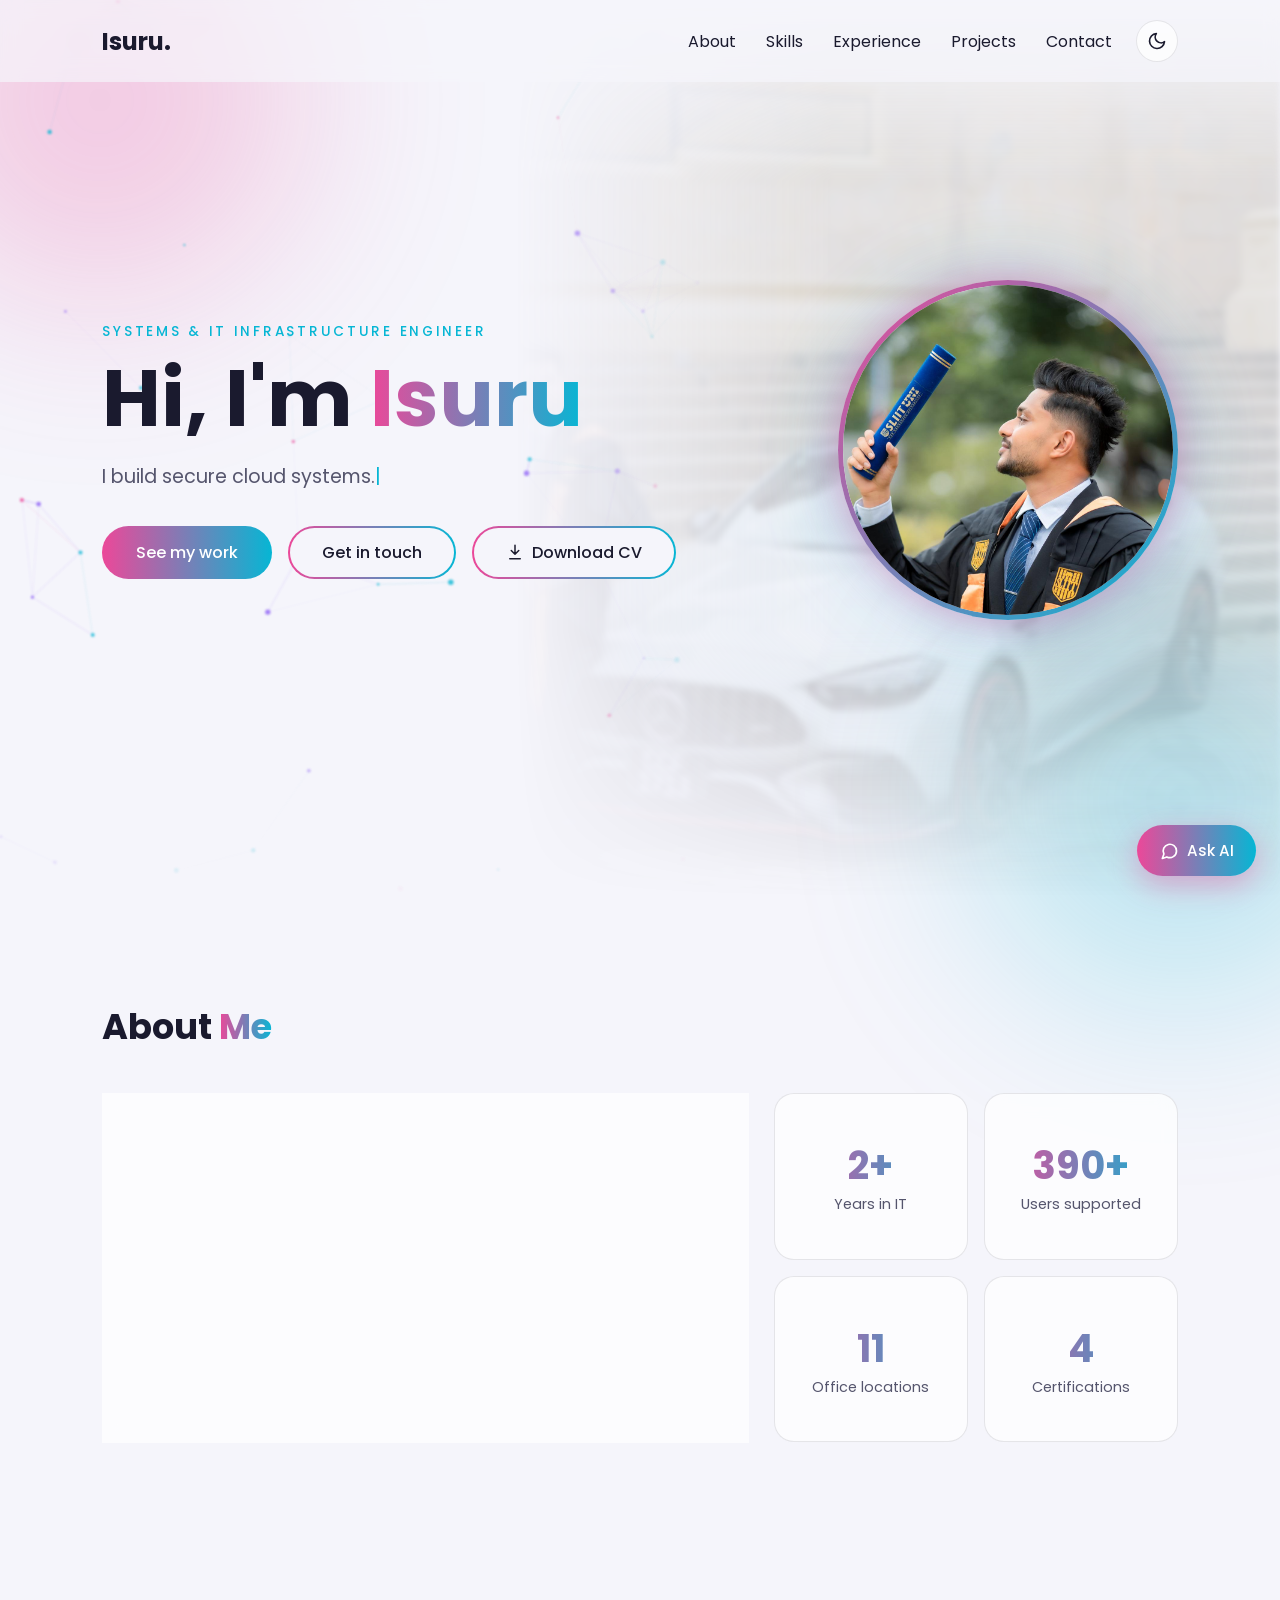
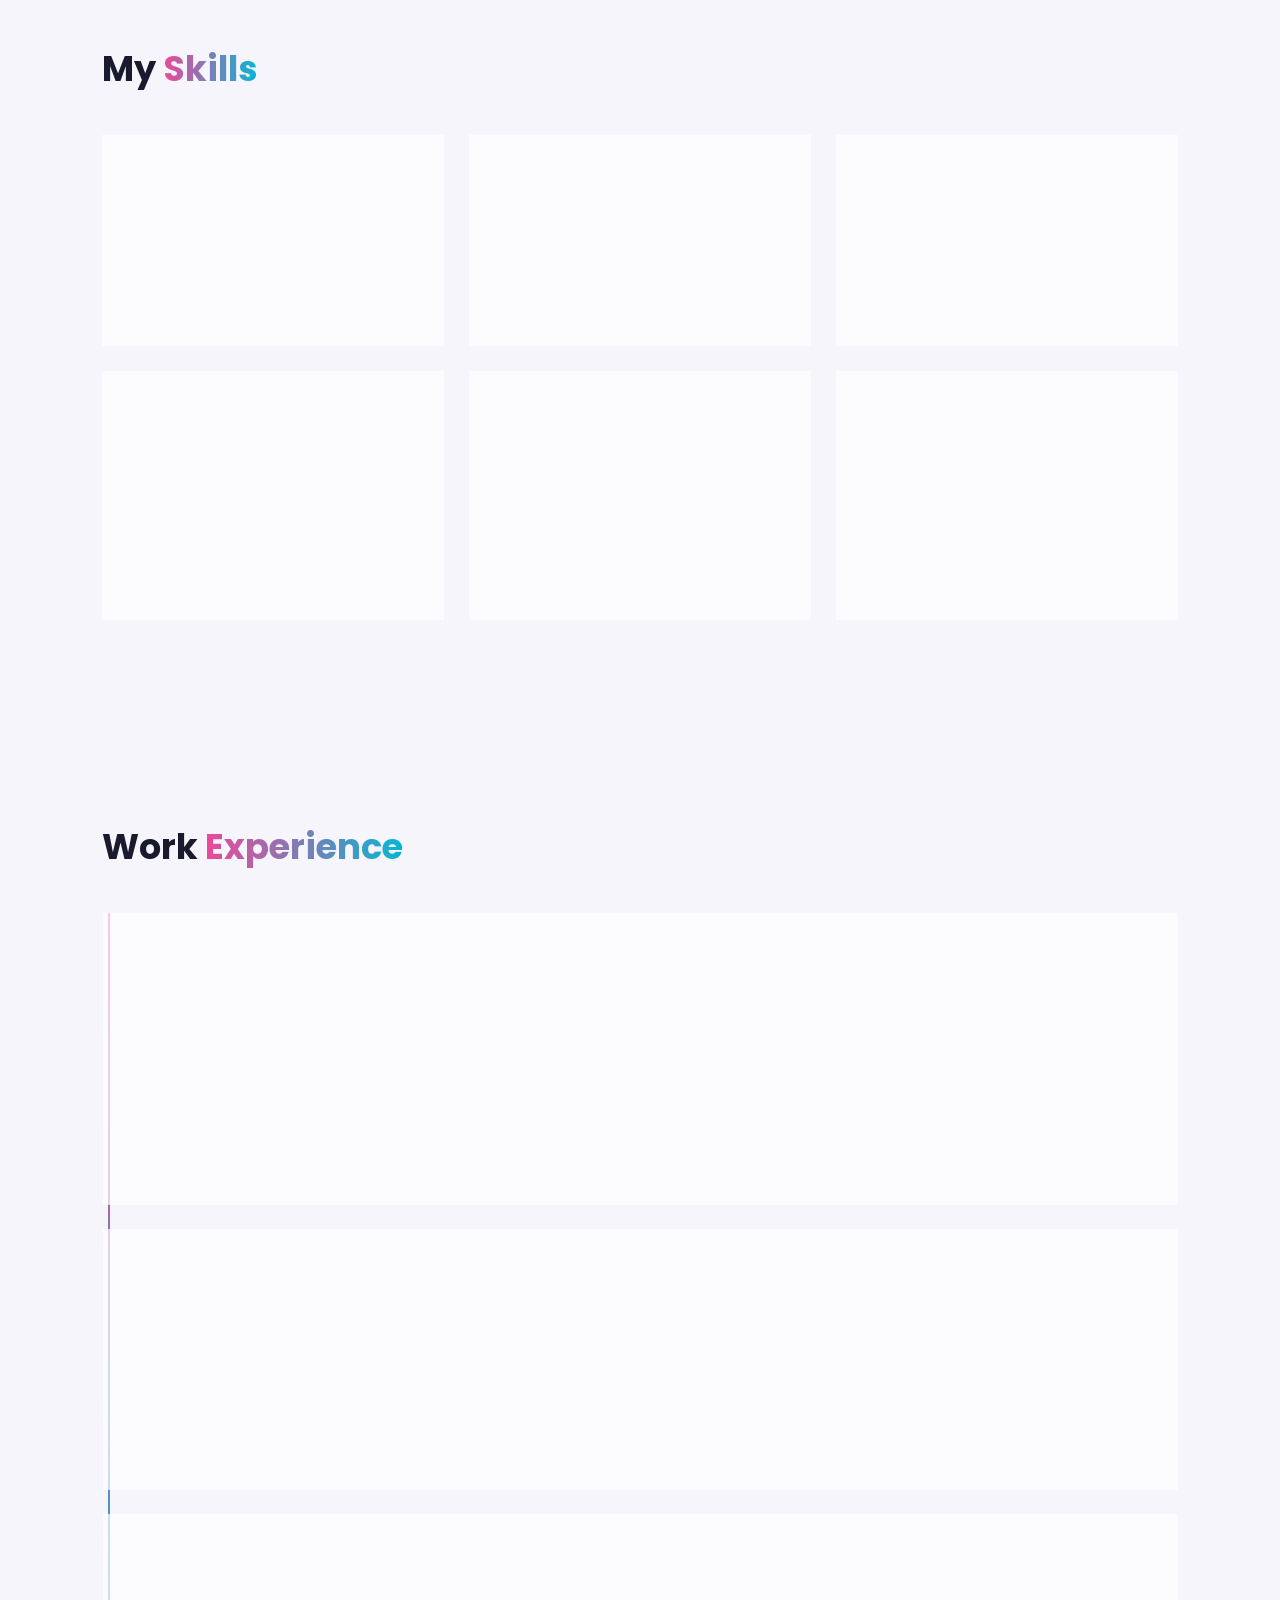
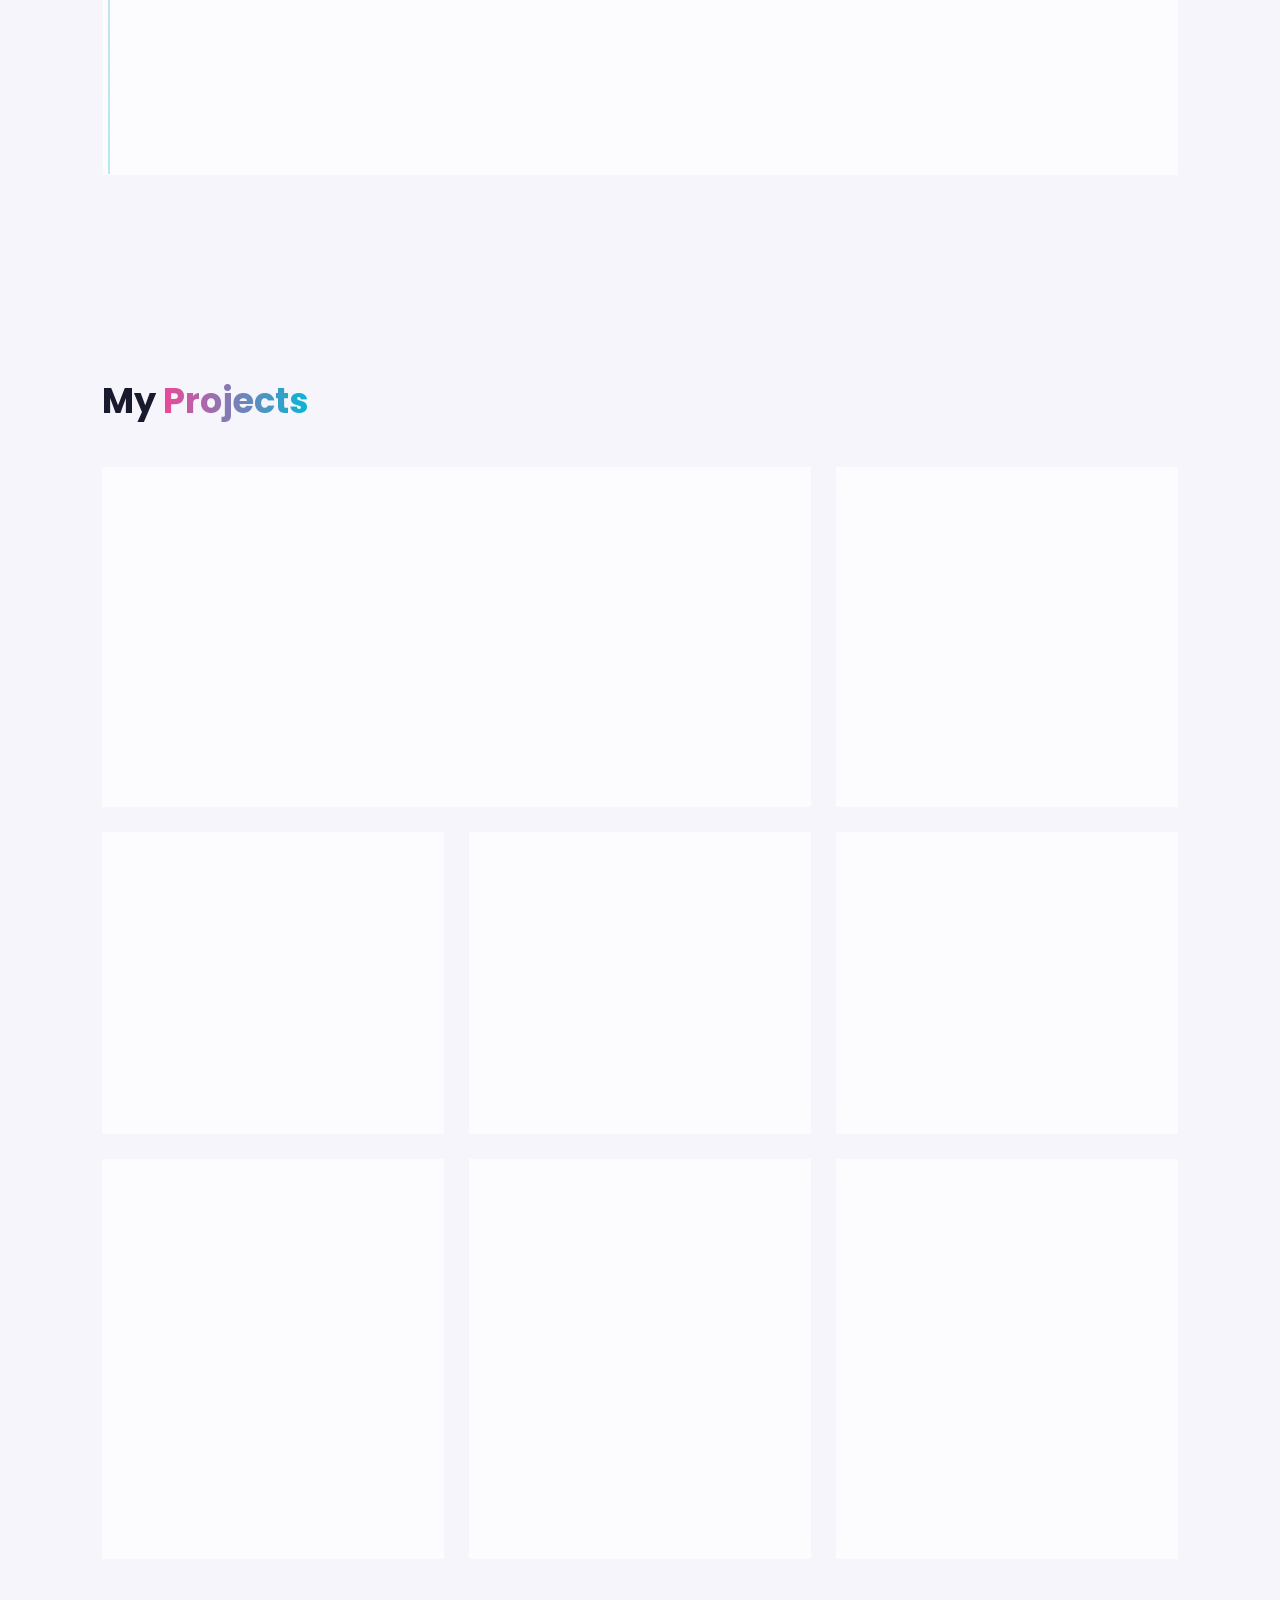
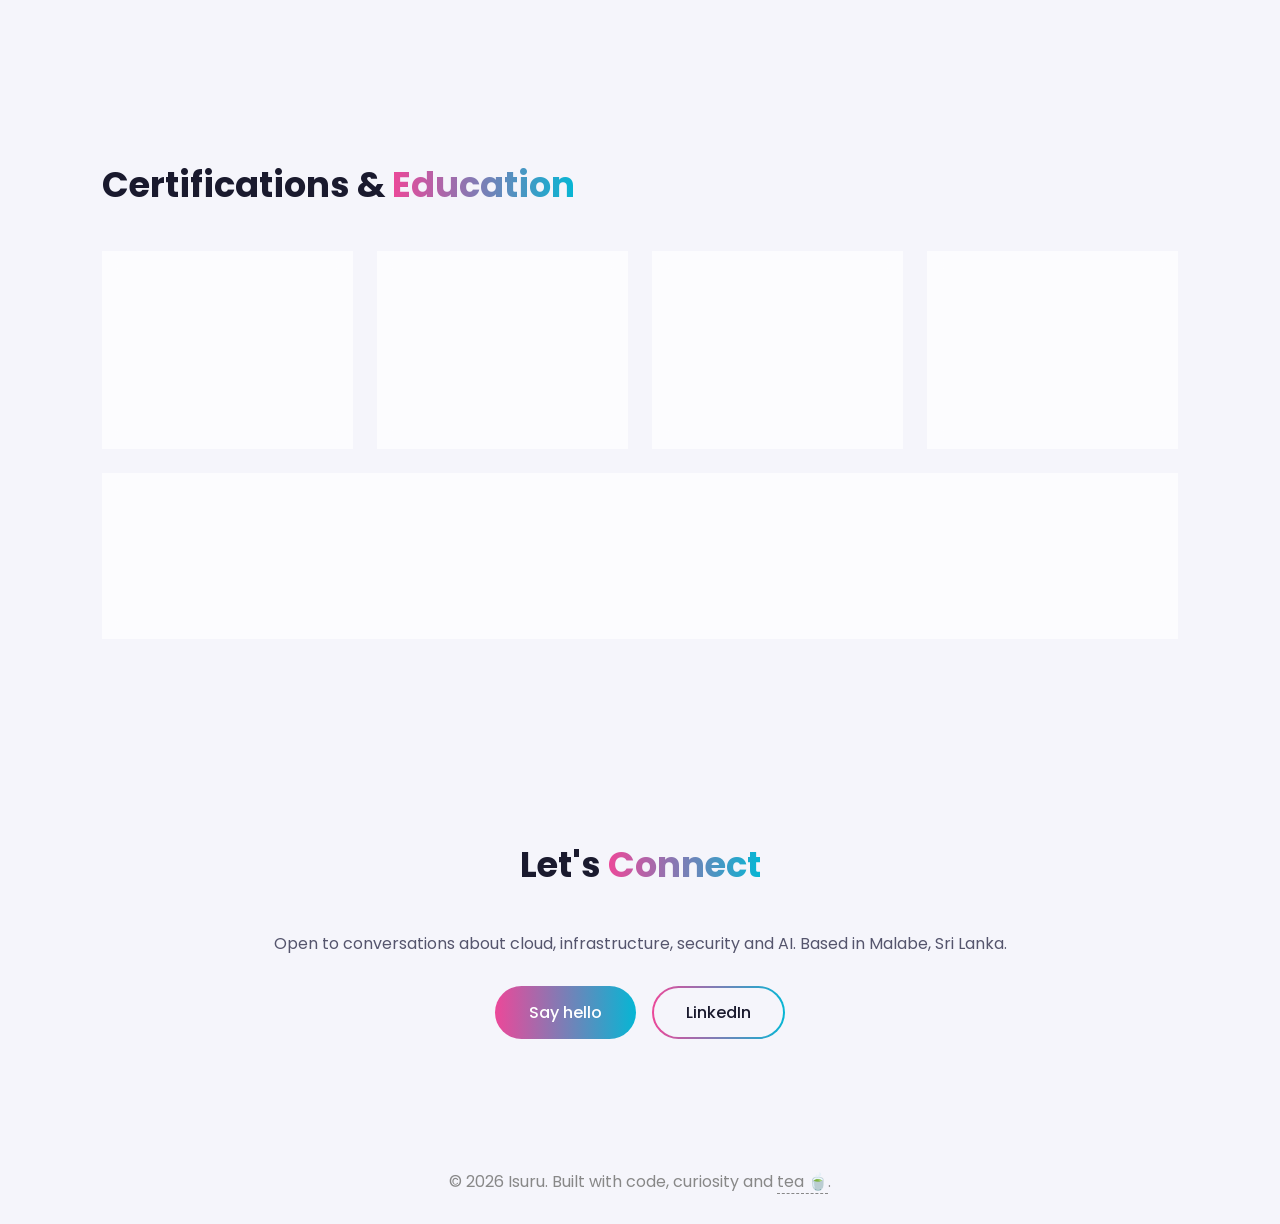
<file: index.html>
<!DOCTYPE html>
<html lang="en">
<head>
    <meta charset="UTF-8">
    <meta name="viewport" content="width=device-width, initial-scale=1.0">
    <title>Isuru Dissanayaka | Systems &amp; IT Infrastructure Engineer</title>
    <meta name="description" content="Portfolio of Isuru Dissanayaka, a systems and IT infrastructure engineer working with Azure, Microsoft 365, security and automation.">
    <link href="https://fonts.googleapis.com/css2?family=Poppins:wght@300;500;700&display=swap" rel="stylesheet">
    <!-- Share preview (WhatsApp, LinkedIn, Facebook, Teams...) - "Open Graph" tags -->
    <meta property="og:type" content="website">
    <meta property="og:url" content="https://it22167682.github.io/">
    <meta property="og:title" content="Isuru Dissanayaka | Systems &amp; IT Infrastructure Engineer">
    <meta property="og:description" content="Azure, Microsoft 365, security and automation. See my experience, projects and certifications.">
    <meta property="og:image" content="https://it22167682.github.io/images/og-image.jpg">
    <meta property="og:image:width" content="1200">
    <meta property="og:image:height" content="630">
    <!-- Same preview for X / Twitter -->
    <meta name="twitter:card" content="summary_large_image">

    <!-- Favicon: the little icon on the browser tab -->
    <link rel="icon" href="favicon.svg" type="image/svg+xml">
    <link rel="icon" href="images/favicon-32.png" type="image/png" sizes="32x32">
    <link rel="apple-touch-icon" href="images/apple-touch-icon.png">

    <link rel="stylesheet" href="style.css">

    <!-- Apply the saved theme BEFORE the page draws, so there's no flash of the wrong colours -->
    <script>
        try {
            const saved = localStorage.getItem("theme");
            const prefersLight = window.matchMedia("(prefers-color-scheme: light)").matches;
            document.documentElement.dataset.theme = saved || (prefersLight ? "light" : "dark");
        } catch (e) { /* storage blocked: just use the default dark theme */ }
    </script>
</head>
<body>
    <!-- Scroll progress bar (filled by script.js as you scroll) -->
    <div class="scroll-progress" aria-hidden="true"></div>

    <!-- Glowing background shapes -->
    <div class="blob blob-1"></div>
    <div class="blob blob-2"></div>

    <nav>
        <span class="logo">Isuru.</span>

        <div class="nav-right">
            <ul id="nav-links">
                <li><a href="#about">About</a></li>
                <li><a href="#skills">Skills</a></li>
                <li><a href="#experience">Experience</a></li>
                <li><a href="#projects">Projects</a></li>
                <li><a href="#contact">Contact</a></li>
            </ul>

            <!-- Dark/light mode button: both icons are here, CSS shows the right one -->
            <button class="theme-toggle" aria-label="Switch to light mode">
                <svg class="icon-sun" viewBox="0 0 24 24" fill="none" stroke="currentColor" stroke-width="2" stroke-linecap="round">
                    <circle cx="12" cy="12" r="4"/>
                    <path d="M12 2v2M12 20v2M4.93 4.93l1.41 1.41M17.66 17.66l1.41 1.41M2 12h2M20 12h2M4.93 19.07l1.41-1.41M17.66 6.34l1.41-1.41"/>
                </svg>
                <svg class="icon-moon" viewBox="0 0 24 24" fill="none" stroke="currentColor" stroke-width="2" stroke-linecap="round" stroke-linejoin="round">
                    <path d="M21 12.79A9 9 0 1 1 11.21 3 7 7 0 0 0 21 12.79z"/>
                </svg>
            </button>

            <!-- Hamburger button: only visible on small screens (see style.css) -->
            <button class="menu-toggle" aria-label="Open menu" aria-expanded="false" aria-controls="nav-links">
                <span></span><span></span><span></span>
            </button>
        </div>
    </nav>

    <header class="hero">
        <div class="hero-text">
            <p class="eyebrow">Systems &amp; IT Infrastructure Engineer</p>
            <h1>Hi, I'm <span class="gradient">Isuru</span></h1>
            <p>I build <span id="typing"></span><span class="cursor">|</span></p>
            <div class="hero-buttons">
                <a href="#experience" class="btn">See my work</a>
                <a href="#contact" class="btn btn-outline">Get in touch</a>
                <!-- "download" tells the browser to save the file instead of opening it -->
                <a href="files/Isuru_Dissanayaka_CV.pdf" class="btn btn-outline btn-icon" download>
                    <svg viewBox="0 0 24 24" fill="none" stroke="currentColor" stroke-width="2" stroke-linecap="round" stroke-linejoin="round" aria-hidden="true">
                        <path d="M12 3v12M7 10l5 5 5-5M5 21h14"/>
                    </svg>
                    Download CV
                </a>
            </div>
        </div>

        <!-- Outer div = fade-in on load, inner div = gradient ring + floating -->
        <div class="hero-photo">
            <div class="photo-ring">
                <img src="images/profile.jpg"
                     alt="Isuru in a black graduation gown with orange trim, holding his SLIIT degree">
            </div>
        </div>
    </header>

    <!-- ===== ABOUT ===== -->
    <section id="about">
        <h2>About <span class="gradient">Me</span></h2>
        <div class="about-grid">
            <div class="card about-text">
                <p>I'm a systems and IT infrastructure engineer with two years of experience running
                   <strong>Microsoft Azure, Microsoft 365 and Windows</strong> environments for a global B2B SaaS company.</p>
                <p>I look after identity and access with Active Directory, Microsoft Entra ID and Intune, keep endpoints
                   secure across a distributed workforce, and love automating things &mdash; from DMARC monitoring dashboards
                   to single sign-on rollouts.</p>
                <p>I hold a BSc (Hons) in IT specialising in Computer Systems and Network Engineering from SLIIT,
                   and I'm now learning to build with AI.</p>
            </div>
            <div class="stats">
                <div class="card stat"><span class="stat-num" data-target="2" data-suffix="+">0</span><span class="stat-label">Years in IT</span></div>
                <div class="card stat"><span class="stat-num" data-target="400" data-suffix="+">0</span><span class="stat-label">Users supported</span></div>
                <div class="card stat"><span class="stat-num" data-target="11">0</span><span class="stat-label">Office locations</span></div>
                <div class="card stat"><span class="stat-num" data-target="4">0</span><span class="stat-label">Certifications</span></div>
            </div>
        </div>
    </section>

    <!-- ===== SKILLS ===== -->
    <section id="skills">
        <h2>My <span class="gradient">Skills</span></h2>
        <div class="cards wide">
            <div class="card">
                <h3>Cloud &amp; Identity</h3>
                <ul class="tags"><li>Microsoft Azure</li><li>Microsoft 365</li><li>Entra ID</li><li>Active Directory</li><li>Intune</li><li>SAML SSO</li><li>AWS EC2</li></ul>
            </div>
            <div class="card">
                <h3>Security</h3>
                <ul class="tags"><li>ESET</li><li>Sophos Central</li><li>Kaspersky</li><li>Firewalls &amp; VPN</li><li>DMARC / SPF / DKIM</li><li>ISO 27001</li></ul>
            </div>
            <div class="card">
                <h3>Networking</h3>
                <ul class="tags"><li>DNS &amp; DHCP</li><li>VLANs</li><li>Squid proxy</li><li>Wireshark</li><li>SDN (ONOS, Ryu)</li><li>Open vSwitch</li></ul>
            </div>
            <div class="card">
                <h3>Automation &amp; Monitoring</h3>
                <ul class="tags"><li>Docker</li><li>Jenkins</li><li>Ansible</li><li>Git</li><li>Grafana</li><li>Zabbix</li><li>Nagios</li></ul>
            </div>
            <div class="card">
                <h3>Systems Administration</h3>
                <ul class="tags"><li>Windows</li><li>Linux (Ubuntu, Fedora, Kali)</li><li>Samba AD</li><li>Kerberos</li><li>User lifecycle</li></ul>
            </div>
            <div class="card">
                <h3>Programming &amp; Data</h3>
                <ul class="tags"><li>Python (Flask)</li><li>Java</li><li>C / C++</li><li>MySQL</li><li>SQL Server</li><li>HTML, CSS, JS</li></ul>
            </div>
        </div>
    </section>

    <!-- ===== EXPERIENCE (timeline) ===== -->
    <section id="experience">
        <h2>Work <span class="gradient">Experience</span></h2>
        <div class="timeline">
            <div class="card timeline-item">
                <span class="date">Feb 2025 &ndash; Present</span>
                <h3>Junior IT and Systems Engineer</h3>
                <p class="company">Sana Commerce &middot; Sri Lanka</p>
                <ul>
                    <li>Administer Microsoft 365 and Azure for ~400 employees across 11 offices worldwide.</li>
                    <li>Manage device compliance and security policies with Microsoft Intune, cutting onboarding setup time.</li>
                    <li>Built DMARC monitoring with parsedmarc and Grafana, with automated weekly reports.</li>
                    <li>Set up GLPI with Entra ID SAML single sign-on and just-in-time provisioning.</li>
                </ul>
            </div>
            <div class="card timeline-item">
                <span class="date">Jul 2024 &ndash; Feb 2025</span>
                <h3>Intern, Cyber Security Associate</h3>
                <p class="company">Tascon Technologies (Pvt) Ltd &middot; Sri Lanka</p>
                <ul>
                    <li>Assisted with firewall configuration and VPN deployment for client environments.</li>
                    <li>Supported security assessments and endpoint protection with Sophos and Kaspersky.</li>
                    <li>Earned four vendor certifications during the placement.</li>
                </ul>
            </div>
            <div class="card timeline-item">
                <span class="date">Feb 2024 &ndash; Feb 2025</span>
                <h3>Intern, IT and System Operations</h3>
                <p class="company">Sana Commerce &middot; Sri Lanka</p>
                <ul>
                    <li>Resolved hardware, software, access and network incidents through Freshservice.</li>
                    <li>Ran technical onboarding and offboarding and kept the IT asset inventory up to date.</li>
                    <li>Supported DevOps automation and application deployments.</li>
                </ul>
            </div>
        </div>
    </section>

    <!-- ===== PROJECTS ===== -->
    <section id="projects">
        <h2>My <span class="gradient">Projects</span></h2>
        <div class="cards wide">
            <div class="card project featured">
                <span class="badge">Final-year research</span>
                <h3>Energy-efficient IoT hydroponic system</h3>
                <p>A dual hydroponic prototype for organic and inorganic farming, with ESP32 devices, real-time cloud monitoring, nutrient control and predictive intelligence.</p>
                <ul class="tags"><li>IoT</li><li>ESP32</li><li>Cloud</li></ul>
            </div>
            <div class="card project">
                <h3>Automated cloud deployment</h3>
                <p>Jenkins pipeline that deploys a containerised Flask app to AWS EC2, with Ansible configuring Docker and running health checks on every release.</p>
                <ul class="tags"><li>Jenkins</li><li>Ansible</li><li>Docker</li><li>AWS</li></ul>
            </div>
            <div class="card project">
                <h3>Software-defined networking</h3>
                <p>Hierarchical Mininet topology on Open vSwitch and OpenFlow 1.3, enforcing departmental traffic policy through Ryu and ONOS controllers.</p>
                <ul class="tags"><li>SDN</li><li>ONOS</li><li>Ryu</li><li>Mininet</li></ul>
            </div>
            <div class="card project">
                <h3>Linux domain controller</h3>
                <p>Samba Active Directory domain controller on Ubuntu with Kerberos and integrated DNS, monitored with Zabbix.</p>
                <ul class="tags"><li>Samba AD</li><li>Kerberos</li><li>Zabbix</li></ul>
            </div>
            <div class="card project">
                <h3>Containerised network services</h3>
                <p>DNS, DHCP and Squid proxy running as Docker containers with access controls, built and deployed automatically with Jenkins.</p>
                <ul class="tags"><li>Docker</li><li>Jenkins</li><li>Networking</li></ul>
            </div>
            <div class="card project">
                <h3>ISO 27001 security documentation</h3>
                <p>A full security management set: policies, access control, asset and vulnerability management, and internal audit planning.</p>
                <ul class="tags"><li>ISO 27001</li><li>Governance</li></ul>
            </div>
            <div class="card project">
                <h3>This portfolio</h3>
                <p>Built from scratch with HTML, CSS and JavaScript &mdash; animations, dark/light mode, hosted on GitHub Pages.</p>
                <ul class="tags"><li>HTML</li><li>CSS</li><li>JavaScript</li></ul>
            </div>
            <div class="card project">
                <span class="badge">Live &middot; try it</span>
                <h3>"Ask about Isuru" AI chatbot</h3>
                <p>An AI assistant on this site that answers questions about my experience. A Cloudflare Worker keeps the API key secret and sends each question to Google Gemini with a prompt built from my CV.</p>
                <ul class="tags"><li>Gemini API</li><li>Cloudflare Workers</li><li>JavaScript</li><li>Prompt engineering</li></ul>
            </div>
        </div>
    </section>

    <!-- ===== CERTIFICATIONS & EDUCATION ===== -->
    <section id="credentials">
        <h2>Certifications &amp; <span class="gradient">Education</span></h2>
        <div class="cards">
            <div class="card cert"><h3>Sophos Firewall Certified Engineer</h3><p>v21.0</p></div>
            <div class="card cert"><h3>Sophos Central Endpoint Protection Certified Engineer</h3><p>v5.0 (ET15)</p></div>
            <div class="card cert"><h3>Kaspersky Systems Engineer</h3><p>Kaspersky Security Center: Systems Management</p></div>
            <div class="card cert"><h3>OCI 2023 AI Foundations Associate</h3><p>Oracle Cloud Infrastructure</p></div>
        </div>
        <div class="card education">
            <span class="date">2022 &ndash; 2026</span>
            <h3>BSc (Hons) in Information Technology</h3>
            <p class="company">Computer Systems and Network Engineering &middot; Sri Lanka Institute of Information Technology (SLIIT)</p>
        </div>
    </section>

    <!-- ===== CONTACT ===== -->
    <section id="contact">
        <h2>Let's <span class="gradient">Connect</span></h2>
        <p>Open to conversations about cloud, infrastructure, security and AI. Based in Malabe, Sri Lanka.</p>
        <div class="contact-buttons">
            <a href="mailto:isuruprabathdm@gmail.com" class="btn">Say hello</a>
            <a href="https://www.linkedin.com/in/isuru-dissanayaka-1279262a2" class="btn btn-outline" target="_blank" rel="noopener">LinkedIn</a>
        </div>
    </section>

    <footer>© 2026 Isuru. Built with code, curiosity and <a href="trailer.html" class="tea-egg" title="Watch the trailer 🎬">tea 🍵</a>.</footer>
    <!-- Back-to-top button (appears after scrolling down - see script.js) -->
    <button class="back-to-top" aria-label="Back to top">
        <svg viewBox="0 0 24 24" fill="none" stroke="currentColor" stroke-width="2.5" stroke-linecap="round" stroke-linejoin="round" aria-hidden="true">
            <path d="M12 19V5M5 12l7-7 7 7"/>
        </svg>
    </button>

    <!-- ===== AI CHATBOT ("Ask about Isuru") ===== -->
    <button class="chat-toggle" aria-label="Chat with Isuru's AI assistant" aria-expanded="false">
        <svg viewBox="0 0 24 24" fill="none" stroke="currentColor" stroke-width="2" stroke-linecap="round" stroke-linejoin="round" aria-hidden="true">
            <path d="M21 12a8 8 0 0 1-11.6 7.1L4 21l1.9-5.4A8 8 0 1 1 21 12z"/>
        </svg>
        <span>Ask AI</span>
    </button>

    <div class="chat-panel" role="dialog" aria-label="Chat with Isuru's AI assistant">
        <div class="chat-header">
            <div>
                <strong>Ask about <span class="gradient">Isuru</span></strong>
                <small>AI assistant · answers from my CV</small>
            </div>
            <button class="chat-close" aria-label="Close chat">&times;</button>
        </div>
        <div class="chat-messages" aria-live="polite">
            <div class="msg msg-bot">Hi! I'm Isuru's AI assistant. Ask me anything about his experience, skills or projects.</div>
        </div>
        <div class="chat-suggestions">
            <button type="button">What does Isuru do?</button>
            <button type="button">Does he know Azure?</button>
            <button type="button">What projects has he built?</button>
        </div>
        <form class="chat-form">
            <input class="chat-input" type="text" placeholder="Type your question..." maxlength="500" autocomplete="off" aria-label="Your question">
            <button type="submit" class="chat-send" aria-label="Send">
                <svg viewBox="0 0 24 24" fill="none" stroke="currentColor" stroke-width="2" stroke-linecap="round" stroke-linejoin="round" aria-hidden="true">
                    <path d="M22 2 11 13M22 2l-7 20-4-9-9-4 20-7z"/>
                </svg>
            </button>
        </form>
    </div>

    <script src="script.js"></script>
    <script src="particles.js"></script>
    <script src="chat.js"></script>
</body>

</html>
</file>
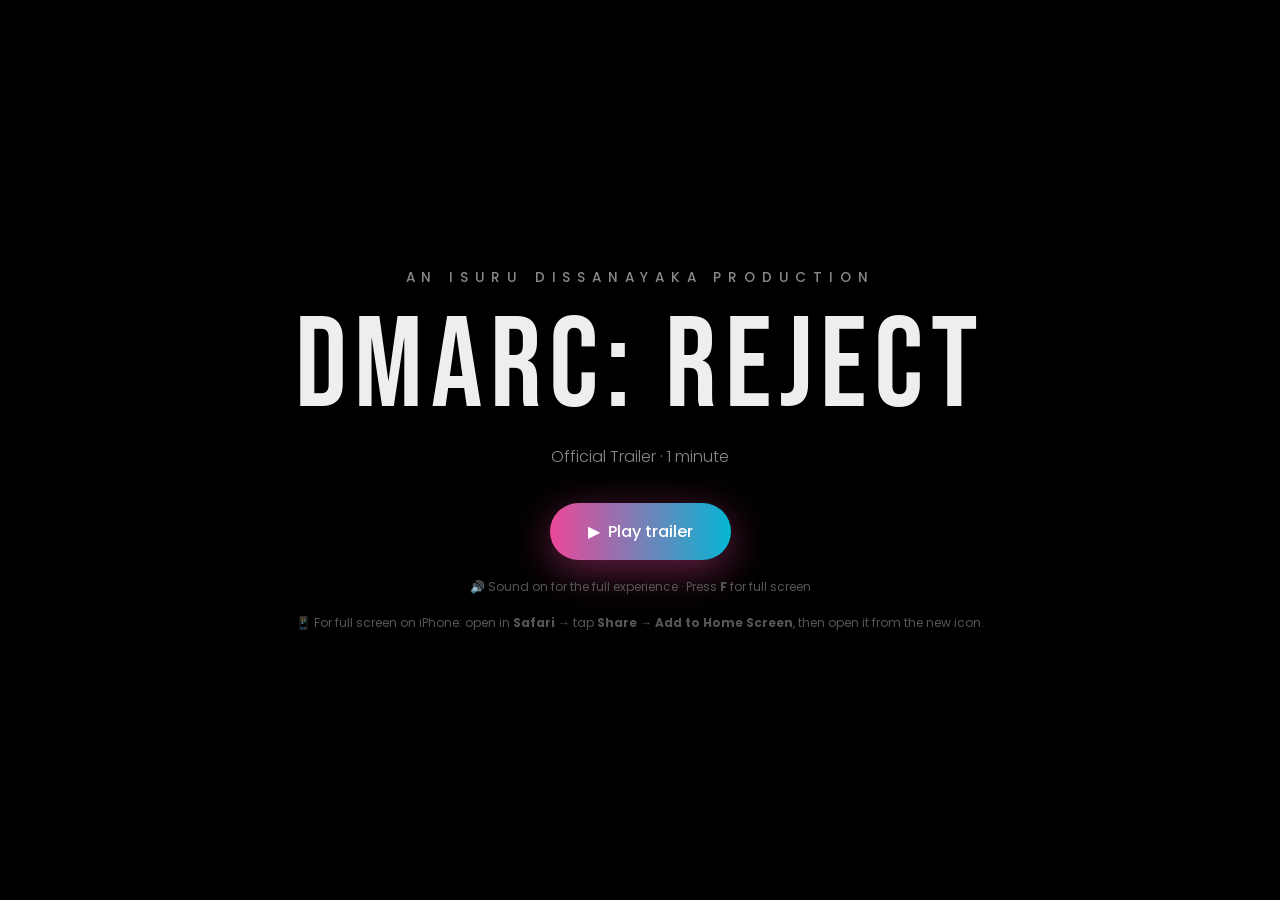
<file: trailer.html>
<!DOCTYPE html>
<html lang="en">
<head>
<meta charset="UTF-8">
<meta name="viewport" content="width=device-width, initial-scale=1.0, viewport-fit=cover">
<!-- iPhone: when opened from the Home Screen, run full screen with no Safari bars -->
<meta name="apple-mobile-web-app-capable" content="yes">
<meta name="mobile-web-app-capable" content="yes">
<meta name="apple-mobile-web-app-status-bar-style" content="black-translucent">
<meta name="apple-mobile-web-app-title" content="DMARC: REJECT">
<meta name="theme-color" content="#000000">
<link rel="apple-touch-icon" href="images/apple-touch-icon.png">
<link rel="manifest" href="trailer.webmanifest">
<title>DMARC: REJECT — Official Trailer</title>
<meta name="description" content="In a world where anyone can pretend to be anyone... one engineer and a cup of tea stand between the internet and chaos.">
<link rel="icon" href="favicon.svg" type="image/svg+xml">
<link href="https://fonts.googleapis.com/css2?family=Bebas+Neue&family=Poppins:ital,wght@0,300;0,500;1,300&family=JetBrains+Mono:wght@400;700&display=swap" rel="stylesheet">
<style>
* { margin: 0; padding: 0; box-sizing: border-box; }
html, body { height: 100%; background: #000; color: #eee; font-family: 'Poppins', sans-serif; overflow: hidden; }

/* ---------- Cinema frame ---------- */
.screen { position: fixed; inset: 0; display: grid; place-items: center; background: #000; transition: background 2s; }
.screen.sunrise { background: radial-gradient(ellipse at 50% 110%, #f59e0b 0%, #ec4899 30%, #3b0764 60%, #000 85%); }
.screen.storm  { animation: lightning 5s infinite; }
@keyframes lightning { 0%, 90%, 94%, 100% { background: #000; } 92% { background: #1e293b; } 93% { background: #000; } 95% { background: #334155; } }

/* Black letterbox bars, like a real movie */
/* Soft dark fades at the top and bottom (instead of solid black bars), so photos fill the screen */
.bar { position: fixed; left: 0; right: 0; height: 18vh; z-index: 5; pointer-events: none; }
.bar.top    { top: 0;    background: linear-gradient(to bottom, rgba(0,0,0,0.75), transparent); }
.bar.bottom { bottom: 0; background: linear-gradient(to top,    rgba(0,0,0,0.75), transparent); }

/* Film grain + flicker */
.grain { position: fixed; inset: -50%; z-index: 4; pointer-events: none; opacity: 0.07;
  background-image: url("data:image/svg+xml,%3Csvg xmlns='http://www.w3.org/2000/svg' width='200' height='200'%3E%3Cfilter id='n'%3E%3CfeTurbulence type='fractalNoise' baseFrequency='0.9' numOctaves='3'/%3E%3C/filter%3E%3Crect width='100%25' height='100%25' filter='url(%23n)'/%3E%3C/svg%3E");
  animation: grain 0.5s steps(4) infinite; }
@keyframes grain { 0% { transform: translate(0,0); } 25% { transform: translate(-5%,3%); } 50% { transform: translate(4%,-4%); } 75% { transform: translate(-3%,-2%); } }
.vignette { position: fixed; inset: 0; z-index: 3; pointer-events: none; background: radial-gradient(ellipse at center, transparent 50%, rgba(0,0,0,0.85) 100%); }

/* ---------- Background photos with slow zoom & pan ("Ken Burns" effect) ---------- */
.photo { position: absolute; inset: 0; z-index: 1; background-size: cover; background-repeat: no-repeat;
  opacity: 0; transition: opacity 1.4s ease;
  filter: brightness(0.8) saturate(1.05) contrast(1.05);          /* darker + moodier, so text stays readable */
  animation-timing-function: linear; animation-fill-mode: both; }
.photo.show { opacity: var(--o, 0.8); }
@keyframes kb-in    { from { transform: scale(1.0); } to { transform: scale(1.15); } }
@keyframes kb-out   { from { transform: scale(1.15); } to { transform: scale(1.0); } }
@keyframes kb-left  { from { transform: scale(1.1) translateX(3%); }  to { transform: scale(1.1) translateX(-3%); } }
@keyframes kb-right { from { transform: scale(1.1) translateX(-3%); } to { transform: scale(1.1) translateX(3%); } }
@keyframes kb-up    { from { transform: scale(1.1) translateY(3%); }  to { transform: scale(1.1) translateY(-3%); } }
/* Dark gradient over the photo so text pops */
.photo::after { content: ''; position: absolute; inset: 0; background: radial-gradient(ellipse at center, rgba(0,0,0,0.25), rgba(0,0,0,0.65)); }
.stage { text-shadow: 0 2px 24px rgba(0,0,0,0.9); }
.stage { transition: transform 0.8s ease; }
.screen.has-photo .stage { transform: translateY(24vh); }   /* text moves to the lower part, so faces stay clear */

/* ---------- Scenes ---------- */
.stage { position: relative; width: min(900px, 90vw); text-align: center; z-index: 2; }
.scene { position: absolute; left: 0; right: 0; top: 50%; transform: translateY(-50%) scale(0.97);
  opacity: 0; filter: blur(8px); transition: opacity 0.9s, transform 3.5s ease-out, filter 0.9s; }
.scene.in  { opacity: 1; transform: translateY(-50%) scale(1.03); filter: blur(0); }
.scene.out { opacity: 0; filter: blur(6px); transition: opacity 0.6s, filter 0.6s; }

.narrator { font: italic 300 clamp(1.4rem, 3.6vw, 2.6rem)/1.4 'Poppins'; color: #f1f1f1; letter-spacing: 0.02em; }
.narrator .who { display: block; font: 500 0.75rem 'Poppins'; letter-spacing: 0.4em; color: #888; margin-bottom: 18px; font-style: normal; }
.action { font: 300 clamp(0.95rem, 2vw, 1.25rem)/1.7 'Poppins'; color: #9ca3af; letter-spacing: 0.08em; text-transform: uppercase; }
.dialogue .speaker { display: block; font: 500 0.8rem 'Poppins'; letter-spacing: 0.35em; color: #06b6d4; margin-bottom: 14px; }
.dialogue .speaker.villain { color: #ef4444; }
.dialogue .speaker.boss { color: #f59e0b; }
.dialogue .line { font: 500 clamp(1.5rem, 4vw, 3rem)/1.3 'Poppins'; }
.dialogue .whisper { font-style: italic; font-weight: 300; color: #cbd5e1; }
.big { font: clamp(3rem, 10vw, 7rem)/1 'Bebas Neue', Impact, 'Arial Narrow', sans-serif; letter-spacing: 0.06em; }
.small-caps { font: 500 0.85rem 'Poppins'; letter-spacing: 0.5em; color: #888; text-transform: uppercase; }

/* Terminal / DNS editor */
.terminal { display: inline-block; text-align: left; background: #0b1120; border: 1px solid #1f2937; border-radius: 10px;
  padding: 22px 28px; font: 400 clamp(0.95rem, 2.4vw, 1.5rem)/1.6 'JetBrains Mono', monospace; color: #e5e7eb;
  box-shadow: 0 0 60px rgba(6,182,212,0.25); }
.terminal .dots { margin-bottom: 12px; } .terminal .dots i { display: inline-block; width: 11px; height: 11px; border-radius: 50%; margin-right: 6px; }
.terminal .prompt { color: #64748b; }
.terminal .k { color: #06b6d4; } .terminal .v { color: #f472b6; font-weight: 700; }
.terminal.red { box-shadow: 0 0 80px rgba(239,68,68,0.45); border-color: #7f1d1d; color: #fca5a5; }
.caret::after { content: '▌'; animation: blink 0.7s steps(1) infinite; color: #06b6d4; }
@keyframes blink { 50% { opacity: 0; } }

/* Tea cup with steam */
.tea { font-size: clamp(5rem, 14vw, 9rem); position: relative; display: inline-block; }
.steam { position: absolute; left: 50%; top: -10%; width: 60%; transform: translateX(-50%); }
.steam span { position: absolute; bottom: 0; width: 8px; height: 60px; border-radius: 50%; background: rgba(255,255,255,0.35);
  filter: blur(6px); animation: steam 3s ease-in infinite; }
.steam span:nth-child(1) { left: 20%; } .steam span:nth-child(2) { left: 48%; animation-delay: 1s; } .steam span:nth-child(3) { left: 75%; animation-delay: 2s; }
@keyframes steam { 0% { transform: translateY(0) scaleX(1); opacity: 0; } 30% { opacity: 1; } 100% { transform: translateY(-110px) scaleX(2.5); opacity: 0; } }

/* Montage list */
.montage { display: grid; gap: 10px; font: 500 clamp(1rem, 2.6vw, 1.6rem) 'Poppins'; }
.montage div { opacity: 0; transform: translateX(-30px); animation: slam 0.35s forwards; }
@keyframes slam { to { opacity: 1; transform: none; } }

/* Shake effect for impacts */
.shake { animation: shake 0.5s; }
@keyframes shake { 10%, 90% { transform: translate(-2px, 1px); } 20%, 80% { transform: translate(4px, -2px); } 30%, 50%, 70% { transform: translate(-6px, 3px); } 40%, 60% { transform: translate(6px, -3px); } }

/* Chat ping */
.ping { display: inline-block; text-align: left; max-width: 520px; padding: 16px 22px; border-radius: 18px 18px 18px 4px;
  background: rgba(255,255,255,0.08); border: 1px solid rgba(255,255,255,0.15); backdrop-filter: blur(10px);
  font: 400 clamp(1rem, 2.4vw, 1.4rem)/1.5 'Poppins'; }
.ping b { display: block; font-size: 0.7rem; letter-spacing: 0.3em; color: #06b6d4; margin-bottom: 6px; }

/* Final title card */
.title-card .big { font-size: clamp(4rem, 15vw, 10rem);
  background: linear-gradient(90deg, #ec4899, #06b6d4, #ec4899); background-size: 200% auto;
  -webkit-background-clip: text; background-clip: text; color: transparent; animation: shine 3s linear infinite;
  filter: drop-shadow(0 0 30px rgba(236,72,153,0.5)); }
@keyframes shine { to { background-position: 200% center; } }
.tagline { margin-top: 10px; font: 300 clamp(1rem, 2.4vw, 1.4rem) 'Poppins'; letter-spacing: 0.15em; }
.credits { margin-top: 34px; font: 300 clamp(0.75rem, 1.6vw, 0.95rem)/2 'Poppins'; color: #aaa; letter-spacing: 0.12em; text-transform: uppercase; }
.credits strong { color: #fff; font-weight: 500; }
.rating { display: inline-flex; align-items: center; gap: 12px; margin-top: 26px; text-align: left; font-size: 0.7rem; color: #aaa; }
.rating span { border: 2px solid #aaa; padding: 4px 8px; font: 1.2rem 'Bebas Neue', Impact, sans-serif; color: #fff; }

/* ---------- Start screen & controls ---------- */
.start { position: fixed; inset: 0; z-index: 10; display: grid; place-items: center; text-align: center; background: #000; transition: opacity 0.8s; }
.start.hide { opacity: 0; pointer-events: none; }
.start .small-caps { display: block; margin-bottom: 16px; }
.start h1 { font: clamp(3rem, 11vw, 8rem)/1 'Bebas Neue', Impact, 'Arial Narrow', sans-serif; letter-spacing: 0.06em; }
.start p { color: #888; margin: 12px 0 34px; font-weight: 300; }
.play { display: inline-flex; align-items: center; gap: 12px; padding: 16px 38px; border: none; border-radius: 50px; cursor: pointer;
  font: 500 1rem 'Poppins'; color: #fff; background: linear-gradient(90deg, #ec4899, #06b6d4);
  box-shadow: 0 10px 40px rgba(236,72,153,0.45); transition: transform 0.3s; }
.play:hover { transform: scale(1.06); }
.hint { display: block; margin-top: 18px; font-size: 0.75rem; color: #555; }
.controls { position: fixed; z-index: 6; bottom: calc(3.2vh + env(safe-area-inset-bottom)); right: calc(3vw + env(safe-area-inset-right)); display: flex; gap: 10px; opacity: 0; transition: opacity 0.5s; }
.controls.show { opacity: 1; }
.controls button, .controls a { background: rgba(255,255,255,0.08); color: #ccc; border: 1px solid rgba(255,255,255,0.15);
  padding: 7px 14px; border-radius: 20px; cursor: pointer; font: 400 0.75rem 'Poppins'; text-decoration: none; }
.controls button:hover, .controls a:hover { background: rgba(255,255,255,0.18); color: #fff; }
.progress { position: fixed; z-index: 6; left: 0; bottom: 0; height: 3px; width: 0; background: linear-gradient(90deg, #ec4899, #06b6d4); transition: width 0.4s linear; }
</style>
</head>
<body>

<div class="screen" id="screen"><div class="stage" id="stage"></div></div>
<div class="vignette"></div><div class="grain"></div>
<div class="bar top"></div><div class="bar bottom"></div>
<div class="progress" id="progress"></div>

<div class="start" id="start">
  <div>
    <span class="small-caps">An Isuru Dissanayaka Production</span>
    <h1>DMARC: REJECT</h1>
    <p>Official Trailer · 1 minute</p>
    <button class="play" id="play">▶&nbsp; Play trailer</button>
    <span class="hint">🔊 Sound on for the full experience<span class="key-tip"> · Press <b>F</b> for full screen</span></span>
    <span class="hint ios-tip" hidden>📱 For full screen on iPhone: open in <b>Safari</b> → tap <b>Share</b> → <b>Add to Home Screen</b>, then open it from the new icon.</span>
  </div>
</div>

<div class="controls" id="controls">
  <button id="fullscreen" hidden>⛶ Full screen</button>
  <button id="replay">↺ Replay</button>
  <button id="skip">Skip ⏭</button>
  <a href="./">← Back to portfolio</a>
</div>

<script>
// =====================================================
//  Sound effects - made with code (Web Audio), no files
// =====================================================
let audio;
function boom(freq = 55, length = 1.6, volume = 0.9) {          // deep cinematic "BWAAM"
  if (!audio) return;
  const t = audio.currentTime, osc = audio.createOscillator(), gain = audio.createGain();
  osc.type = "sine"; osc.frequency.setValueAtTime(freq * 2, t); osc.frequency.exponentialRampToValueAtTime(freq, t + 0.3);
  gain.gain.setValueAtTime(volume, t); gain.gain.exponentialRampToValueAtTime(0.001, t + length);
  osc.connect(gain).connect(audio.destination); osc.start(t); osc.stop(t + length);
}
function noise(length = 2, volume = 0.5, cutoff = 600) {         // thunder / whoosh
  if (!audio) return;
  const t = audio.currentTime, buffer = audio.createBuffer(1, audio.sampleRate * length, audio.sampleRate), data = buffer.getChannelData(0);
  for (let i = 0; i < data.length; i++) data[i] = (Math.random() * 2 - 1) * (1 - i / data.length);
  const src = audio.createBufferSource(), filter = audio.createBiquadFilter(), gain = audio.createGain();
  filter.type = "lowpass"; filter.frequency.value = cutoff; gain.gain.value = volume;
  src.buffer = buffer; src.connect(filter).connect(gain).connect(audio.destination); src.start(t);
}
function ping() {                                                // chat notification
  if (!audio) return;
  [880, 1320].forEach((f, i) => {
    const t = audio.currentTime + i * 0.12, o = audio.createOscillator(), g = audio.createGain();
    o.frequency.value = f; g.gain.setValueAtTime(0.25, t); g.gain.exponentialRampToValueAtTime(0.001, t + 0.4);
    o.connect(g).connect(audio.destination); o.start(t); o.stop(t + 0.4);
  });
}
function tick() { boom(220, 0.15, 0.25); }                        // typing click

// =====================================================
//  The trailer script: each scene = what to show + how long
// =====================================================
const N = (text) => `<p class="narrator"><span class="who">NARRATOR</span>${text}</p>`;
const A = (text) => `<p class="action">${text}</p>`;
const D = (speaker, line, cls = "") => `<div class="dialogue"><span class="speaker ${cls}">${speaker}</span><p class="line">${line}</p></div>`;
const tea = `<div class="tea">🍵<div class="steam"><span></span><span></span><span></span></div></div>`;

const scenes = [
  { html: A("Black screen.<br>A single kettle begins to boil."), d: 3200, sound: () => noise(3, 0.15, 300) },
  { html: N("In a world…<br>where anyone can pretend to be anyone…"), d: 4200, sound: () => boom() },
  { html: `<div class="terminal red"><div class="dots"><i style="background:#ef4444"></i><i style="background:#f59e0b"></i><i style="background:#22c55e"></i></div>
           📧 From: CEO &lt;ceo@yourcompany.com&gt;<br>Subject: <b>URGENT INVOICE – PAY NOW</b></div>`, d: 3600, sound: () => boom(45) },
  { html: N("…where emails lie…<br>and invoices are fake…"), d: 4000 },
  { html: A("Colombo. 2:47 AM.<br>Rain on the window.<br>A laptop lights up a determined face."), d: 4200, storm: true, sound: () => noise(2.5, 0.6, 400) },
  { html: N("…one man…<br>stood between the internet<br>and total chaos."), d: 4500, sound: () => boom(40, 2.5) },
  { html: A("Slow motion. Steam rises.<br>Thunder crashes for no reason."), d: 4200, shake: true, sound: () => { noise(3, 0.9, 250); boom(35, 2.5); } },
  { html: D("ISURU", '<span class="whisper">"They spoofed the wrong domain."</span>'), d: 3800 },
  { html: D("MANAGER", '"Isuru! Someone\'s emailing as our CEO!<br>They want <u>gift cards</u>!"', "boss"), d: 4200 },
  { html: D("ISURU", '<span class="whisper">"Gift cards…<br>always gift cards."</span>'), d: 3600 },
  { html: A("He sips his tea.<br>Calmly.<br><b>Too</b> calmly."), d: 3400 },
  { html: N("SPF… was not enough."), d: 2600, sound: () => boom(60, 1) },
  { html: N("DKIM… was not enough."), d: 2600, sound: () => boom(50, 1) },
  { html: N("It was time…<br>for something <b>stronger</b>."), d: 3400, sound: () => boom(40, 2) },
  { type: "dns", d: 7500 },
  { html: A("Somewhere in the world…<br>a single tear rolls down a spammer's face."), d: 3800 },
  { html: D("THE VILLAIN", '"Impossible… my emails…<br>they\'re all bouncing!"', "villain"), d: 3800, storm: true },
  { html: `<div class="terminal red">550 5.7.1 Message rejected<br>due to DMARC policy ❌<br>550 5.7.1 Message rejected<br>due to DMARC policy ❌<br>550 5.7.1 Message rejected…</div>`, d: 3400, shake: true, sound: () => { boom(40, 1.5); noise(1, 0.5, 900); } },
  { html: D("THE VILLAIN", '"WHO… IS… THIS… MAN?!"', "villain"), d: 3200, shake: true, sound: () => boom(35, 2) },
  { html: `<div class="terminal">📊 parsedmarc report<br><span class="prompt">failed alignment:</span> <span class="v">47</span><br><span class="prompt">source:</span> <span class="k">somewhere.very.suspicious</span></div>`, d: 3600 },
  { html: D("ISURU", '<span class="whisper">"Found you."</span>'), d: 2800, sound: () => boom(70, 0.8, 0.6) },
  { html: A("He reaches for his tea…<br><br>…the cup is <b>empty</b>."), d: 3800 },
  { html: D("ISURU", '<span class="whisper">"…No."</span>'), d: 3000, silence: true },
  { type: "montage", d: 5200 },
  { html: N("This winter…<br>he's not just patching servers…"), d: 3800, sound: () => boom() },
  { html: N("He's patching…<br><b>the soul of the internet.</b>"), d: 4200, sound: () => boom(35, 3) },
  { html: `<div class="ping"><b>AI CHATBOT</b>Isuru, a new phishing campaign has been detected.</div>`, d: 3400, sunrise: true, sound: ping },
  { html: D("ISURU", '"Then let\'s go to work."'), d: 4200, sunrise: true },
  { type: "title", d: 999999, sunrise: true, sound: () => { boom(30, 4); noise(4, 0.7, 200); } },
];

// =====================================================
//  Cartoon picture for each scene (scene number -> image)
//  pos = where the main subject is (used for mobile framing + zoom target)
//  kb  = camera move: in, out, left, right, up
// =====================================================
const SCENE_PHOTOS = {
  1:  { photo: "01-email-wall.jpg",    pos: "50% 60%", kb: "in" },     // In a world...
  2:  { photo: "02-villain.jpg",       pos: "40% 45%", kb: "in" },     // fake CEO email
  3:  { photo: "02-villain.jpg",       pos: "40% 45%", kb: "in" },     // ...emails lie (same shot keeps moving)
  4:  { photo: "03-desk-rain.jpg",     pos: "62% 35%", kb: "right", o: 0.9 }, // Colombo, 2:47 AM
  5:  { photo: "01-email-wall.jpg",    pos: "50% 65%", kb: "out" },    // ...one man...
  6:  { photo: "04-tea-sip.jpg",       pos: "55% 50%", kb: "in", o: 0.9 },    // slow-motion tea
  7:  { photo: "05-close-up.jpg",      pos: "55% 45%", kb: "in", o: 0.9 },    // They spoofed the wrong domain
  8:  { photo: "06-manager.jpg",       pos: "20% 45%", kb: "right" },  // panicking manager
  9:  { photo: "06-manager.jpg",       pos: "70% 40%", kb: "in" },     // Gift cards... always gift cards
  10: { photo: "04-tea-sip.jpg",       pos: "55% 50%", kb: "out" },    // sips his tea, calmly
  14: { photo: "07-reject.jpg",        pos: "45% 50%", kb: "in", o: 0.6 },    // p=reject!
  15: { photo: "08-villain-cries.jpg", pos: "25% 45%", kb: "in" },     // a tear rolls...
  16: { photo: "08-villain-cries.jpg", pos: "25% 45%", kb: "in" },
  17: { photo: "08-villain-cries.jpg", pos: "25% 45%", kb: "in" },
  18: { photo: "08-villain-cries.jpg", pos: "25% 45%", kb: "in" },     // WHO IS THIS MAN?!
  20: { photo: "05-close-up.jpg",      pos: "55% 45%", kb: "out", o: 0.9 },   // Found you.
  21: { photo: "09-empty-cup.jpg",     pos: "45% 50%", kb: "in", o: 0.9 },    // the cup is empty
  22: { photo: "09-empty-cup.jpg",     pos: "45% 50%", kb: "in", o: 0.9 },    // ...No.
  23: { photo: "03-desk-rain.jpg",     pos: "62% 35%", kb: "left", o: 0.55 }, // montage
  24: { photo: "01-email-wall.jpg",    pos: "50% 60%", kb: "in" },     // This winter...
  25: { photo: "01-email-wall.jpg",    pos: "50% 60%", kb: "in" },     // ...the soul of the internet
  26: { photo: "10-rooftop.jpg",       pos: "52% 15%", kb: "in", o: 0.75 },   // AI chatbot ping
  27: { photo: "10-rooftop.jpg",       pos: "52% 15%", kb: "in", o: 0.75 },   // Then let's go to work
  28: { photo: "11-poster.jpg",        pos: "50% 40%", kb: "out", o: 0.5 },   // title card
};
Object.entries(SCENE_PHOTOS).forEach(([i, p]) => Object.assign(scenes[i], p));

// ---------- The 1-minute cut: shorter scenes, and some scenes removed ----------
// (scene numbers are the ORIGINAL positions in the list above)
const DURATIONS = { 1: 3000, 2: 2600, 4: 3000, 5: 3000, 6: 2800, 7: 2600, 8: 3200, 9: 2600,
  11: 1800, 12: 1800, 13: 2400, 14: 5000, 18: 2600, 20: 2200, 21: 2800, 22: 2000, 23: 3800, 24: 3600, 27: 3000 };
Object.entries(DURATIONS).forEach(([i, d]) => (scenes[i].d = d));
scenes[1].sound = () => { noise(2, 0.15, 300); boom(); };              // kettle hiss moves to the first scene
scenes[24].html = N("This winter…<br>he's patching…<br><b>the soul of the internet.</b>");  // two lines merged into one
const CUT = [0, 3, 10, 15, 16, 17, 19, 25, 26];                        // scenes left out of the 1-minute version
CUT.sort((a, b) => b - a).forEach((i) => scenes.splice(i, 1));

// =====================================================
//  The player
// =====================================================
const stage = document.getElementById("stage"), screenEl = document.getElementById("screen");

// ---------- Background photo layer ----------
const PHOTO_DIR = "images/trailer/cartoon/";
let currentPhoto = null, currentKey = "";
function setPhoto(s) {
  const key = s.photo ? s.photo + s.pos + s.kb : "";
  if (key === currentKey) return;               // same shot continues - keep zooming smoothly
  currentKey = key;
  if (currentPhoto) {                            // fade the old photo out
    const old = currentPhoto;
    old.classList.remove("show");
    setTimeout(() => old.remove(), 1500);
    currentPhoto = null;
  }
  if (!s.photo) return;
  const layer = document.createElement("div");
  layer.className = "photo";
  layer.style.backgroundImage = `url("${PHOTO_DIR}${s.photo}")`;
  layer.style.backgroundPosition = s.pos || "center";
  layer.style.transformOrigin = s.pos || "center";      // zoom towards the face
  layer.style.setProperty("--o", s.o || 0.6);
  layer.style.animationName = `kb-${s.kb || "in"}`;
  layer.style.animationDuration = `${Math.min(s.d, 12000) + 1800}ms`;
  screenEl.prepend(layer);
  requestAnimationFrame(() => requestAnimationFrame(() => layer.classList.add("show")));
  currentPhoto = layer;
}
function preloadPhotos() {
  scenes.filter((s) => s.photo).forEach((s) => { const img = new Image(); img.src = PHOTO_DIR + s.photo; });
}
const progress = document.getElementById("progress"), controls = document.getElementById("controls");
let runId = 0;                                   // changes when we replay/skip, so old timers stop
const wait = (ms, id) => new Promise((res) => setTimeout(() => res(id === runId), ms));

function sceneHTML(s) {
  if (s.type === "dns") return `<div class="terminal"><div class="dots"><i style="background:#ef4444"></i><i style="background:#f59e0b"></i><i style="background:#22c55e"></i></div>
      <span class="prompt">_dmarc.yourcompany.com TXT</span><br><span class="k">v=DMARC1;</span> <span class="k">p=</span><span class="v" id="policy">none</span><span class="caret"></span></div>`;
  if (s.type === "montage") return `<div class="montage">${["⌨️ Fingers flying", "🛡️ Intune policies deployed", "🔐 MFA prompts everywhere", "🔥 Firewall rule saves the day", "🍵 Kettle on. Again."]
      .map((t, i) => `<div style="animation-delay:${i * 0.65}s">${t}</div>`).join("")}</div>`;
  if (s.type === "title") return `<div class="title-card"><div class="big">DMARC: REJECT</div>
      <p class="tagline">No spoofing. No mercy. No milk shortage.</p>
      <div class="credits">Starring <strong>Isuru</strong> as <em>The Engineer</em><br>
      Also starring <strong>A Cup of Ceylon Tea</strong> as <em>Itself</em><br>
      Featuring Grafana · Microsoft Entra ID · A Very Tired Router<br><br>
      <strong>Coming soon to an inbox near you</strong></div>
      <div class="rating"><span>PG-13</span>Intense DNS editing and scenes<br>of extreme tea consumption</div></div>`;
  return s.html;
}

// The DNS scene: delete "none" letter by letter, then type "reject"
async function playDNS(id) {
  const el = document.getElementById("policy");
  await wait(800, id);
  for (let i = 4; i >= 0; i--) { if (id !== runId) return; el.textContent = "none".slice(0, i); tick(); await wait(200, id); }
  await wait(350, id);
  for (const ch of "reject") { if (id !== runId) return; el.textContent += ch; tick(); await wait(160, id); }
  await wait(500, id);
  if (id !== runId) return;
  boom(35, 3); noise(2, 0.6, 500);
  screenEl.classList.add("shake"); setTimeout(() => screenEl.classList.remove("shake"), 500);
}

async function play(startAt = 0) {
  const id = ++runId;
  stage.innerHTML = ""; screenEl.className = "screen";
  screenEl.querySelectorAll(".photo").forEach((p) => p.remove());
  currentPhoto = null; currentKey = "";
  for (let i = startAt; i < scenes.length; i++) {
    const s = scenes[i];
    progress.style.width = `${(i / (scenes.length - 1)) * 100}%`;
    screenEl.classList.toggle("storm", !!s.storm);
    screenEl.classList.toggle("sunrise", !!s.sunrise);
    setPhoto(s);
    screenEl.classList.toggle("has-photo", !!s.photo && s.type !== "title" && s.type !== "dns");

    const el = document.createElement("div");
    el.className = "scene";
    el.innerHTML = sceneHTML(s);
    stage.appendChild(el);
    requestAnimationFrame(() => requestAnimationFrame(() => el.classList.add("in")));
    if (s.sound) s.sound();
    if (s.shake) { screenEl.classList.add("shake"); setTimeout(() => screenEl.classList.remove("shake"), 500); }
    if (s.type === "dns") playDNS(id);

    if (s.type === "title") return;            // stay on the final card
    if (!(await wait(s.d, id))) return;        // stopped (replay / skip)
    el.classList.add("out");
    if (!(await wait(s.silence ? 1000 : 450, id))) return;
    el.remove();
  }
}

document.getElementById("play").addEventListener("click", () => {
  try { audio = new (window.AudioContext || window.webkitAudioContext)(); } catch (e) {}
  preloadPhotos();
  document.getElementById("start").classList.add("hide");
  controls.classList.add("show");
  play();
});
document.getElementById("replay").addEventListener("click", () => play(0));

// =====================================================
//  Full screen (Fullscreen API) - hides the browser's address bar, tabs and taskbar
// =====================================================
const fsButton = document.getElementById("fullscreen");
const root = document.documentElement;
const canFullscreen = !!(root.requestFullscreen || root.webkitRequestFullscreen);
const isFullscreen = () => !!(document.fullscreenElement || document.webkitFullscreenElement);

function enterFullscreen() {
  if (!canFullscreen || isFullscreen()) return;
  const request = root.requestFullscreen || root.webkitRequestFullscreen;
  try { const r = request.call(root); if (r && r.catch) r.catch(() => {}); } catch (e) {}
}
function exitFullscreen() {
  const exit = document.exitFullscreen || document.webkitExitFullscreen;
  if (exit && isFullscreen()) exit.call(document);
}
function updateFsButton() {
  fsButton.textContent = isFullscreen() ? "🗗 Exit full screen" : "⛶ Full screen";
}

// iPhone Safari can't make web pages full screen - show a tip instead (unless already opened from the Home Screen)
const isIOS = /iPhone|iPod/.test(navigator.userAgent);
const isStandalone = window.navigator.standalone === true || window.matchMedia("(display-mode: fullscreen), (display-mode: standalone)").matches;
if (isIOS && !isStandalone) document.querySelector(".ios-tip").hidden = false;
if (isIOS) document.querySelector(".key-tip").hidden = true;   // no keyboard on iPhone

if (canFullscreen) {
  fsButton.hidden = false;                 // only show the button where full screen is supported
  fsButton.addEventListener("click", () => (isFullscreen() ? exitFullscreen() : enterFullscreen()));
  document.addEventListener("fullscreenchange", updateFsButton);
  document.addEventListener("webkitfullscreenchange", updateFsButton);
  // Keyboard shortcut: F toggles full screen (Esc exits - the browser handles that)
  document.addEventListener("keydown", (e) => {
    if (e.key.toLowerCase() === "f" && !e.ctrlKey && !e.metaKey) isFullscreen() ? exitFullscreen() : enterFullscreen();
  });
  // Pressing Play also goes full screen automatically (browsers only allow it after a click)
  document.getElementById("play").addEventListener("click", enterFullscreen);
}
document.getElementById("skip").addEventListener("click", () => play(scenes.length - 1));
</script>
</body>
</html>
</file>
<file: style.css>
/* ---------- Theme colours (CSS variables) ----------
   Every colour that changes between dark and light mode lives here.
   The rest of the file uses var(--name) instead of a fixed colour. */
:root {
    --bg: #0b0b1a;
    --text: #e6e6f0;
    --muted: #a0a0b8;
    --nav-bg: rgba(11, 11, 26, 0.6);
    --nav-bg-solid: rgba(11, 11, 26, 0.95);
    --card-bg: rgba(255, 255, 255, 0.05);
    --card-border: rgba(255, 255, 255, 0.1);
    --footer: #666;
    --blob-opacity: 0.5;
    --hero-photo-opacity: 0.35;
}
/* Light mode: same names, new values. JavaScript sets data-theme="light" on <html> */
[data-theme="light"] {
    --bg: #f5f5fb;
    --text: #1a1a2e;
    --muted: #55556d;
    --nav-bg: rgba(245, 245, 251, 0.7);
    --nav-bg-solid: rgba(245, 245, 251, 0.97);
    --card-bg: rgba(255, 255, 255, 0.7);
    --card-border: rgba(26, 26, 46, 0.1);
    --footer: #888;
    --blob-opacity: 0.25;
    --hero-photo-opacity: 0.22;
}

/* ---------- Basic reset ---------- */
* { margin: 0; padding: 0; box-sizing: border-box; }
html { scroll-behavior: smooth; }
body {
    font-family: 'Poppins', sans-serif;
    background: var(--bg);
    color: var(--text);
    overflow-x: hidden;
    transition: background-color 0.4s, color 0.4s;   /* smooth theme switch */
}

/* ---------- Floating glowing blobs ---------- */
.blob {
    position: fixed;
    width: 400px; height: 400px;
    border-radius: 50%;
    filter: blur(100px);
    opacity: var(--blob-opacity);
    z-index: -1;
    animation: float 12s ease-in-out infinite;
}
.blob-1 { background: #ec4899; top: -100px; left: -100px; }
.blob-2 { background: #06b6d4; bottom: -100px; right: -100px; animation-delay: -6s; }

@keyframes float {
    0%, 100% { transform: translate(0, 0) scale(1); }
    50%      { transform: translate(80px, 60px) scale(1.2); }
}

/* ---------- Navigation (glass effect) ---------- */
nav {
    position: fixed; top: 0; width: 100%;
    display: flex; justify-content: space-between; align-items: center;
    padding: 20px 8%;
    background: var(--nav-bg);
    backdrop-filter: blur(10px);
    z-index: 10;
    transition: background-color 0.4s;
}
.logo { font-size: 1.5rem; font-weight: 700; }
nav ul { display: flex; gap: 30px; list-style: none; }
nav a { color: var(--text); text-decoration: none; position: relative; }

/* Underline that grows on hover */
nav a::after {
    content: '';
    position: absolute; left: 0; bottom: -4px;
    width: 0; height: 2px;
    background: #06b6d4;
    transition: width 0.3s;
}
nav a:hover::after { width: 100%; }

/* ---------- Hamburger button (hidden on desktop) ---------- */
.menu-toggle {
    display: none;
    flex-direction: column; justify-content: center; gap: 5px;
    width: 44px; height: 44px;          /* 44px = comfortable finger-sized tap target */
    padding: 10px;
    background: none; border: none; cursor: pointer;
}
.menu-toggle span {
    display: block;
    height: 2px; width: 100%;
    background: var(--text);
    border-radius: 2px;
    transition: transform 0.3s, opacity 0.3s;
}
/* When open, the three lines morph into an "X" */
.menu-toggle[aria-expanded="true"] span:nth-child(1) { transform: translateY(7px) rotate(45deg); }
.menu-toggle[aria-expanded="true"] span:nth-child(2) { opacity: 0; }
.menu-toggle[aria-expanded="true"] span:nth-child(3) { transform: translateY(-7px) rotate(-45deg); }

/* ---------- Right side of the nav: links + theme button + hamburger ---------- */
.nav-right { display: flex; align-items: center; gap: 24px; }

/* ---------- Dark/light toggle button ---------- */
.theme-toggle {
    position: relative;
    width: 42px; height: 42px;
    border-radius: 50%;
    border: 1px solid var(--card-border);
    background: var(--card-bg);
    color: var(--text);
    cursor: pointer;
    display: grid; place-items: center;
    transition: transform 0.3s, border-color 0.3s, background-color 0.4s;
}
.theme-toggle:hover { transform: rotate(15deg) scale(1.08); border-color: #06b6d4; }
.theme-toggle svg {
    position: absolute;
    width: 20px; height: 20px;
    transition: opacity 0.4s, transform 0.5s;
}
/* Dark mode shows the sun (click it to go light); light mode shows the moon */
.theme-toggle .icon-moon { opacity: 0; transform: rotate(-90deg) scale(0.5); }
[data-theme="light"] .theme-toggle .icon-sun  { opacity: 0; transform: rotate(90deg) scale(0.5); }
[data-theme="light"] .theme-toggle .icon-moon { opacity: 1; transform: rotate(0) scale(1); }

/* Stop sections hiding underneath the fixed nav when you jump to them */
section { scroll-margin-top: 80px; }

/* ---------- Hero (top section) ---------- */
/* Desktop: text on the left, photo on the right */
.hero {
    min-height: 100vh;
    display: flex; align-items: center; justify-content: space-between;
    gap: 60px;
    padding: 0 8%;
}
.hero-text { flex: 1; display: flex; flex-direction: column; }
.hero h1 { font-size: clamp(2.5rem, 7vw, 5rem); line-height: 1.1; }
.hero p  { font-size: 1.2rem; color: var(--muted); margin: 20px 0 35px; }

/* Each hero text item fades up, one after another */
.hero-text > * { opacity: 0; animation: fadeUp 0.8s ease forwards; }
.hero-text > *:nth-child(2) { animation-delay: 0.3s; }
.hero-text > *:nth-child(3) { animation-delay: 0.6s; }

/* ---------- Profile photo ---------- */
.hero-photo {
    flex-shrink: 0;                     /* never squash the circle */
    opacity: 0;
    animation: fadeUp 0.8s ease 0.45s forwards;
}
.photo-ring {
    position: relative;
    width: clamp(220px, 28vw, 340px);
    aspect-ratio: 1;                    /* always a perfect square -> perfect circle */
    border-radius: 50%;
    overflow: hidden;                   /* clips the photo to the circle */
    /* Gradient border trick: dark fill inside, pink->cyan gradient in the border area */
    border: 5px solid transparent;
    background:
        linear-gradient(var(--bg), var(--bg)) padding-box,
        linear-gradient(135deg, #ec4899, #06b6d4) border-box;
    /* Two soft shadows = the pink + cyan glow */
    box-shadow:
        0 0 40px rgba(236, 72, 153, 0.45),
        0 0 80px rgba(6, 182, 212, 0.3);
    animation: bob 6s ease-in-out infinite;
}
/* The photo is a tall 1365x2048 graduation shot, so zoom in on the head and shoulders
   (a ~1100px square starting at x 265, y 100 of the original image) */
.photo-ring img {
    position: absolute;
    width: 124%; max-width: none; height: auto;
    left: -24%;
    top: -9%;
}

/* Gentle floating: a slow up-and-down drift */
@keyframes bob {
    0%, 100% { transform: translateY(0); }
    50%      { transform: translateY(-14px); }
}

/* Respect people who've asked their device for less motion */
@media (prefers-reduced-motion: reduce) {
    .photo-ring { animation: none; }
}

@keyframes fadeUp {
    from { opacity: 0; transform: translateY(40px); }
    to   { opacity: 1; transform: translateY(0); }
}

/* ---------- Shiny moving gradient text ---------- */
.gradient {
    background: linear-gradient(90deg, #ec4899, #06b6d4, #ec4899);
    background-size: 200% auto;
    -webkit-background-clip: text;
    background-clip: text;
    color: transparent;
    animation: shine 4s linear infinite;
}
@keyframes shine { to { background-position: 200% center; } }

/* ---------- Buttons ---------- */
.btn {
    align-self: flex-start;
    display: inline-block;
    padding: 14px 34px;
    border-radius: 50px;
    background: linear-gradient(90deg, #ec4899, #06b6d4);
    color: #fff; text-decoration: none; font-weight: 500;
    transition: transform 0.3s, box-shadow 0.3s;
}
.btn:hover {
    transform: translateY(-3px);
    box-shadow: 0 10px 30px rgba(124, 58, 237, 0.5);
}

/* ---------- Sections and cards ---------- */
section { padding: 100px 8%; }
section h2 { font-size: 2.2rem; margin-bottom: 40px; }

.cards {
    display: grid;
    /* min(220px, 100%) stops cards overflowing on very narrow phones */
    grid-template-columns: repeat(auto-fit, minmax(min(220px, 100%), 1fr));
    gap: 25px;
}
.card {
    padding: 30px;
    border-radius: 20px;
    background: var(--card-bg);
    border: 1px solid var(--card-border);
    backdrop-filter: blur(10px);
    transition: transform 0.3s, border-color 0.3s, background-color 0.4s;
}
.card:hover { transform: translateY(-10px); border-color: #06b6d4; }
.card h3 { margin-bottom: 10px; }
.card p  { color: var(--muted); }

/* ---------- Contact and footer ---------- */
#contact { text-align: center; }
#contact p { color: var(--muted); margin-bottom: 30px; }
footer { text-align: center; padding: 30px; color: var(--footer); }

/* ---------- Blinking typing cursor ---------- */
.cursor {
    color: #06b6d4;
    animation: blink 0.8s step-end infinite;
}
@keyframes blink { 50% { opacity: 0; } }

/* ---------- Scroll reveal ---------- */
.reveal {
    opacity: 0;
    translate: 0 50px;
    transition: opacity 0.8s ease, translate 0.8s ease, transform 0.3s, border-color 0.3s;
}
.reveal.show {
    opacity: 1;
    translate: 0 0;
}

/* ---------- Touch screens: no "sticky" hover lift ---------- */
@media (hover: none) {
    .card:hover { transform: none; border-color: var(--card-border); }
    .btn:hover  { transform: none; box-shadow: none; }
}

/* ---------- Tablets and phones (768px and below) ---------- */
@media (max-width: 768px) {
    nav { padding: 14px 6%; }
    .nav-right { gap: 10px; }

    /* Show the hamburger */
    .menu-toggle { display: flex; }

    /* Turn the link row into a dropdown panel under the nav bar */
    nav ul {
        position: absolute; top: 100%; left: 0; right: 0;
        flex-direction: column; align-items: center; gap: 0;
        background: var(--nav-bg-solid);
        border-bottom: 1px solid var(--card-border);
        /* Hidden by default; visibility also removes links from keyboard tab order */
        opacity: 0; visibility: hidden; transform: translateY(-10px);
        transition: opacity 0.3s, transform 0.3s, visibility 0.3s;
    }
    nav ul.open { opacity: 1; visibility: visible; transform: translateY(0); }
    nav li { width: 100%; text-align: center; }
    nav ul a { display: block; padding: 16px; font-size: 1.1rem; }
    nav ul a::after { display: none; }   /* underline effect doesn't suit a stacked menu */

    /* Use 100svh so mobile browser toolbars don't push content off-screen */
    .hero { min-height: 100svh; padding: 0 6%; }

    /* Mobile: stack vertically, photo first, everything centred */
    .hero {
        flex-direction: column; justify-content: center;
        gap: 32px;
        padding-top: 90px; padding-bottom: 40px;   /* clear the fixed nav */
        text-align: center;
    }
    .hero-photo { order: -1; }                      /* move photo above the text */
    .hero-text { align-items: center; }
    .hero .btn { align-self: center; }
    .photo-ring { width: 180px; }
    .hero p { font-size: 1.05rem; }

    /* Mobile only: graduation photo as a faded "reflection" behind the hero */
    .hero { position: relative; isolation: isolate; }
    .hero::before {
        content: '';
        position: absolute; inset: 0;
        z-index: -1;                                  /* behind the hero content */
        background: url('images/bg-mobile.jpg') center 35% / cover no-repeat;
        opacity: var(--hero-photo-opacity);           /* faded, like a reflection */
        filter: blur(2px) saturate(1.1);
        -webkit-mask-image: linear-gradient(to bottom, transparent 0%, #000 25%, #000 60%, transparent 100%);
        mask-image: linear-gradient(to bottom, transparent 0%, #000 25%, #000 60%, transparent 100%);
    }

    section { padding: 70px 6%; }
    section h2 { font-size: 1.8rem; margin-bottom: 28px; }
    .card { padding: 24px; }

    /* Smaller blobs: big blurred layers are expensive on phone GPUs */
    .blob { width: 250px; height: 250px; filter: blur(70px); }
}

/* ---------- Small phones (480px and below) ---------- */
@media (max-width: 480px) {
    .btn { padding: 12px 28px; }
    section h2 { font-size: 1.6rem; }
}

/* =====================================================
   CV CONTENT SECTIONS (About, Skills tags, Experience,
   Projects, Certifications)
   ===================================================== */

/* ---------- Hero extras ---------- */
.hero .eyebrow {
    font-size: 0.85rem; font-weight: 500;
    letter-spacing: 0.2em; text-transform: uppercase;
    color: #06b6d4;
    margin: 0 0 12px;
}
.hero-text > *:nth-child(4) { animation-delay: 0.9s; }
.hero-buttons, .contact-buttons { display: flex; gap: 16px; flex-wrap: wrap; }
.contact-buttons { justify-content: center; }

/* Outline button: transparent inside, gradient border */
.btn-outline {
    color: var(--text);
    border: 2px solid transparent;
    padding: 12px 32px;
    background:
        linear-gradient(var(--bg), var(--bg)) padding-box,
        linear-gradient(90deg, #ec4899, #06b6d4) border-box;
}

/* ---------- About ---------- */
.about-grid { display: grid; grid-template-columns: 1.6fr 1fr; gap: 25px; }
.about-text p { color: var(--muted); line-height: 1.8; margin-bottom: 14px; }
.about-text p:last-child { margin-bottom: 0; }
.about-text strong { color: var(--text); font-weight: 500; }
.stats { display: grid; grid-template-columns: 1fr 1fr; gap: 16px; }
.stat {
    display: flex; flex-direction: column; justify-content: center;
    text-align: center; padding: 24px 12px;
}
.stat-num {
    font-size: 2.4rem; font-weight: 700;
    background: linear-gradient(90deg, #ec4899, #06b6d4);
    -webkit-background-clip: text; background-clip: text; color: transparent;
}
.stat-label { color: var(--muted); font-size: 0.9rem; }

/* ---------- Skill / tech tags (little pills) ---------- */
.tags { list-style: none; display: flex; flex-wrap: wrap; gap: 8px; margin-top: 14px; }
.tags li {
    font-size: 0.8rem;
    padding: 5px 12px;
    border-radius: 50px;
    background: rgba(6, 182, 212, 0.1);
    border: 1px solid rgba(6, 182, 212, 0.3);
}

/* ---------- Experience timeline ---------- */
.timeline { position: relative; display: grid; gap: 25px; padding-left: 30px; }
/* The vertical gradient line */
.timeline::before {
    content: '';
    position: absolute; left: 6px; top: 0; bottom: 0;
    width: 2px;
    background: linear-gradient(#ec4899, #06b6d4);
}
.timeline-item { position: relative; }
/* The dot on the line for each job */
.timeline-item::before {
    content: '';
    position: absolute; left: -30px; top: 34px;
    width: 14px; height: 14px;
    border-radius: 50%;
    background: var(--bg);
    border: 3px solid #06b6d4;
}
.date {
    display: inline-block;
    font-size: 0.8rem; font-weight: 500;
    color: #06b6d4;
    margin-bottom: 6px;
}
.company { color: var(--muted); font-size: 0.95rem; margin-bottom: 12px; }
.timeline-item ul { padding-left: 18px; color: var(--muted); }
.timeline-item li { margin-bottom: 6px; line-height: 1.6; }

/* ---------- Projects ---------- */
.project { display: flex; flex-direction: column; }
.project p { flex: 1; line-height: 1.6; }
.badge {
    align-self: flex-start;
    font-size: 0.7rem; font-weight: 500;
    letter-spacing: 0.1em; text-transform: uppercase;
    padding: 4px 10px; border-radius: 50px;
    background: linear-gradient(90deg, #ec4899, #06b6d4);
    color: #fff;
    margin-bottom: 12px;
}
/* The featured project is twice as wide on bigger screens */
@media (min-width: 769px) { .featured { grid-column: span 2; } }

/* ---------- Certifications & education ---------- */
.cert h3 { font-size: 1rem; }
.education { margin-top: 25px; }

/* ---------- Phones and tablets ---------- */
@media (max-width: 768px) {
    .hero-buttons { justify-content: center; }
    .about-grid { grid-template-columns: 1fr; }
    .stat-num { font-size: 2rem; }
}

/* Wider cards (3 per row on desktop) for Skills and Projects */
.cards.wide { grid-template-columns: repeat(auto-fit, minmax(min(300px, 100%), 1fr)); }

/* ---------- Desktop only: graduation photo as a faded "reflection" behind the hero ---------- */
@media (min-width: 769px) {
    .hero { position: relative; isolation: isolate; }
    .hero::before {
        content: '';
        position: absolute; inset: 0;
        z-index: -1;                                  /* behind the hero content */
        /* Portrait photo: scale by height and pin it to the right,
           so you stand between the text and the circle photo */
        background: url('images/bg-desktop.jpg') right 85% / auto 150% no-repeat;
        opacity: var(--hero-photo-opacity);           /* faded, like a reflection */
        filter: blur(3px) saturate(1.1);
        /* Two fades combined: left-to-right (keeps the text area clean)
           and top/bottom (blends into the page) */
        -webkit-mask-image:
            linear-gradient(to right, transparent 40%, #000 65%),
            linear-gradient(to bottom, transparent 0%, #000 20%, #000 70%, transparent 100%);
        -webkit-mask-composite: source-in;
        mask-image:
            linear-gradient(to right, transparent 40%, #000 65%),
            linear-gradient(to bottom, transparent 0%, #000 20%, #000 70%, transparent 100%);
        mask-composite: intersect;
    }
}

/* ---------- Download CV button (button with an icon) ---------- */
.btn-icon { display: inline-flex; align-items: center; gap: 8px; }
.btn-icon svg { width: 18px; height: 18px; transition: transform 0.3s; }
.btn-icon:hover svg { transform: translateY(3px); }   /* little "downloading" nudge */

/* Mobile: smaller, lighter Download CV button so it doesn't compete with the main buttons */
@media (max-width: 768px) {
    .hero .btn-icon {
        padding: 7px 18px;
        font-size: 0.85rem;
        gap: 6px;
        border-width: 1.5px;
    }
    .hero .btn-icon svg { width: 15px; height: 15px; }
}

/* Mobile: push the hero buttons lower so they don't cover the face in the background photo */
@media (max-width: 768px) {
    .hero-buttons { margin-top: clamp(40px, 13svh, 120px); }   /* scales with screen height */
}


/* =====================================================
   AI CHATBOT
   ===================================================== */

/* Floating "Ask AI" button, bottom-right */
.chat-toggle {
    position: fixed; right: 24px; bottom: 24px;
    z-index: 20;
    display: flex; align-items: center; gap: 8px;
    padding: 14px 22px;
    border: none; border-radius: 50px;
    background: linear-gradient(90deg, #ec4899, #06b6d4);
    color: #fff; font: 500 0.95rem 'Poppins', sans-serif;
    cursor: pointer;
    box-shadow: 0 10px 30px rgba(236, 72, 153, 0.4);
    transition: transform 0.3s, box-shadow 0.3s;
    animation: chatPulse 2.5s ease-in-out infinite;
}
.chat-toggle svg { width: 20px; height: 20px; }
.chat-toggle:hover { transform: translateY(-3px); box-shadow: 0 14px 36px rgba(6, 182, 212, 0.5); }
.chat-toggle[aria-expanded="true"] { animation: none; }
@keyframes chatPulse {
    0%, 100% { box-shadow: 0 10px 30px rgba(236, 72, 153, 0.4); }
    50%      { box-shadow: 0 10px 40px rgba(6, 182, 212, 0.6); }
}

/* The chat window */
.chat-panel {
    position: fixed; right: 24px; bottom: 96px;
    z-index: 20;
    width: 370px; height: 520px; max-height: calc(100svh - 130px);
    display: flex; flex-direction: column;
    border-radius: 20px;
    background: var(--nav-bg-solid);
    border: 1px solid var(--card-border);
    backdrop-filter: blur(16px);
    box-shadow: 0 20px 60px rgba(0, 0, 0, 0.35);
    overflow: hidden;
    /* hidden until opened */
    opacity: 0; visibility: hidden; transform: translateY(20px) scale(0.97);
    transform-origin: bottom right;
    transition: opacity 0.3s, transform 0.3s, visibility 0.3s;
}
.chat-panel.open { opacity: 1; visibility: visible; transform: translateY(0) scale(1); }

.chat-header {
    display: flex; justify-content: space-between; align-items: center;
    padding: 16px 18px;
    border-bottom: 1px solid var(--card-border);
}
.chat-header strong { display: block; font-size: 1.05rem; }
.chat-header small  { color: var(--muted); font-size: 0.75rem; }
.chat-close {
    background: none; border: none; cursor: pointer;
    color: var(--text); font-size: 1.8rem; line-height: 1;
    width: 36px; height: 36px; border-radius: 50%;
}
.chat-close:hover { background: var(--card-bg); }

/* Messages */
.chat-messages {
    flex: 1; overflow-y: auto;
    padding: 16px;
    display: flex; flex-direction: column; gap: 10px;
}
.msg {
    max-width: 85%;
    padding: 10px 14px;
    border-radius: 16px;
    font-size: 0.9rem; line-height: 1.5;
    white-space: pre-wrap;              /* keep line breaks from the AI */
    animation: msgIn 0.3s ease;
}
.msg-bot  { align-self: flex-start; background: var(--card-bg); border: 1px solid var(--card-border); border-bottom-left-radius: 4px; }
.msg-user { align-self: flex-end; background: linear-gradient(90deg, #ec4899, #06b6d4); color: #fff; border-bottom-right-radius: 4px; }
@keyframes msgIn { from { opacity: 0; transform: translateY(8px); } to { opacity: 1; transform: none; } }

/* "Thinking..." animated dots */
.msg.typing::after { content: ''; animation: dots 1.2s steps(4) infinite; }
@keyframes dots { 0% { content: ''; } 25% { content: '.'; } 50% { content: '..'; } 75% { content: '...'; } }

/* Example questions */
.chat-suggestions { display: flex; flex-wrap: wrap; gap: 8px; padding: 0 16px 12px; }
.chat-suggestions button {
    font: 0.8rem 'Poppins', sans-serif;
    padding: 6px 12px; border-radius: 50px; cursor: pointer;
    color: var(--text);
    background: rgba(6, 182, 212, 0.1);
    border: 1px solid rgba(6, 182, 212, 0.3);
    transition: background 0.2s;
}
.chat-suggestions button:hover { background: rgba(6, 182, 212, 0.25); }
.chat-suggestions[hidden] { display: none; }   /* "hidden" must beat display:flex above */

/* Input row */
.chat-form { display: flex; gap: 8px; padding: 12px; border-top: 1px solid var(--card-border); }
.chat-input {
    flex: 1; min-width: 0;
    padding: 12px 16px; border-radius: 50px;
    border: 1px solid var(--card-border);
    background: var(--card-bg); color: var(--text);
    font: 0.9rem 'Poppins', sans-serif;
    outline: none;
}
.chat-input:focus { border-color: #06b6d4; }
.chat-send {
    width: 44px; height: 44px; flex-shrink: 0;
    border: none; border-radius: 50%; cursor: pointer;
    display: grid; place-items: center;
    background: linear-gradient(135deg, #ec4899, #06b6d4); color: #fff;
}
.chat-send svg { width: 18px; height: 18px; }

/* Phones: chat fills most of the screen; round button shows only the icon */
@media (max-width: 768px) {
    .chat-toggle { right: 16px; bottom: 16px; padding: 14px; }
    .chat-toggle span { display: none; }
    .chat-panel { right: 12px; left: 12px; bottom: 84px; width: auto; height: 70svh; }
    /* iPhones zoom into any text box smaller than 16px - 16px stops that zoom */
    .chat-input { font-size: 16px; }
}

/* ---------- Active menu item (set by script.js while you scroll) ---------- */
nav a { transition: color 0.3s; }
nav a.active { color: #06b6d4; }
nav a.active::after { width: 100%; }          /* keep the gradient underline showing */
@media (max-width: 768px) {
    /* In the mobile dropdown: a soft highlighted row instead of an underline */
    nav ul a.active { background: rgba(6, 182, 212, 0.1); }
}

/* ---------- Scroll progress bar (top of the page) ---------- */
.scroll-progress {
    position: fixed; top: 0; left: 0;
    width: 100%; height: 3px;
    z-index: 30;                                   /* above the nav bar */
    background: linear-gradient(90deg, #ec4899, #06b6d4);
    box-shadow: 0 0 10px rgba(6, 182, 212, 0.6);   /* soft glow */
    transform: scaleX(0);                          /* starts empty; JS changes this */
    transform-origin: left;                        /* grow from the left edge */
    pointer-events: none;                          /* never blocks clicks */
}

/* ---------- Back-to-top button (bottom-left, so it doesn't clash with the chat button) ---------- */
.back-to-top {
    position: fixed; left: 24px; bottom: 24px;
    z-index: 20;
    width: 48px; height: 48px;
    display: grid; place-items: center;
    border-radius: 50%;
    border: 1px solid var(--card-border);
    background: var(--nav-bg-solid);
    backdrop-filter: blur(10px);
    color: var(--text);
    cursor: pointer;
    box-shadow: 0 8px 24px rgba(0, 0, 0, 0.25);
    /* hidden until you scroll down */
    opacity: 0; visibility: hidden; transform: translateY(20px);
    transition: opacity 0.3s, visibility 0.3s, transform 0.3s, border-color 0.3s, color 0.3s;
}
.back-to-top svg { width: 20px; height: 20px; transition: transform 0.3s; }
.back-to-top.show { opacity: 1; visibility: visible; transform: translateY(0); }
.back-to-top:hover { border-color: #06b6d4; color: #06b6d4; }
.back-to-top:hover svg { transform: translateY(-3px); }   /* arrow nudges up */

@media (max-width: 768px) {
    .back-to-top { left: 16px; bottom: 16px; width: 44px; height: 44px; }
}

/* ---------- Particle network canvas (created by particles.js) ---------- */
.hero { position: relative; isolation: isolate; }
.particles {
    position: absolute; inset: 0;
    width: 100%; height: 100%;
    z-index: -1;                 /* behind the hero text, in front of the background photo */
    pointer-events: none;        /* clicks go through to the buttons */
    filter: blur(1.2px);         /* soft, slightly out-of-focus nodes - raise for more blur */
    opacity: 0.85;
    /* fade out at the bottom so it blends into the next section */
    -webkit-mask-image: linear-gradient(to bottom, #000 75%, transparent 100%);
    mask-image: linear-gradient(to bottom, #000 75%, transparent 100%);
}
/* Desktop: also fade the nodes out towards the middle, so the edge of the left area is soft */
@media (min-width: 769px) {
    .particles {
        -webkit-mask-image:
            linear-gradient(to right, #000 40%, transparent 56%),
            linear-gradient(to bottom, #000 75%, transparent 100%);
        -webkit-mask-composite: source-in;
        mask-image:
            linear-gradient(to right, #000 40%, transparent 56%),
            linear-gradient(to bottom, #000 75%, transparent 100%);
        mask-composite: intersect;
    }
}

/* ---------- 3D tilt cards (script.js adds the "tilt" class + the --rx/--ry values) ---------- */
.card.tilt {
    position: relative;
    overflow: hidden;
    /* perspective = how "deep" the 3D looks (smaller number = stronger 3D effect) */
    transform: perspective(900px) rotateX(var(--rx, 0deg)) rotateY(var(--ry, 0deg));
}
.card.tilt:hover {
    transform: perspective(900px) rotateX(var(--rx, 0deg)) rotateY(var(--ry, 0deg)) translateY(-8px);
}
/* Faster transform transition so the tilt follows the mouse closely
   (same 4-item list as .reveal, so the scroll-in delays still line up) */
.card.tilt.reveal {
    transition: opacity 0.8s ease, translate 0.8s ease, transform 0.15s ease-out, border-color 0.3s;
}

/* Shine that follows the mouse */
.card.tilt::after {
    content: '';
    position: absolute; inset: 0;
    border-radius: inherit;
    background: radial-gradient(circle at var(--mx, 50%) var(--my, 50%), rgba(255, 255, 255, 0.12), transparent 55%);
    opacity: 0;
    transition: opacity 0.3s;
    pointer-events: none;
}
.card.tilt:hover::after { opacity: 1; }
[data-theme="light"] .card.tilt::after {
    background: radial-gradient(circle at var(--mx, 50%) var(--my, 50%), rgba(6, 182, 212, 0.12), transparent 55%);
}

/* ---------- Footer easter egg: link to the movie trailer ---------- */
.tea-egg { color: inherit; text-decoration: none; border-bottom: 1px dashed currentColor; transition: color 0.3s; }
.tea-egg:hover { color: #ec4899; }
</file>
